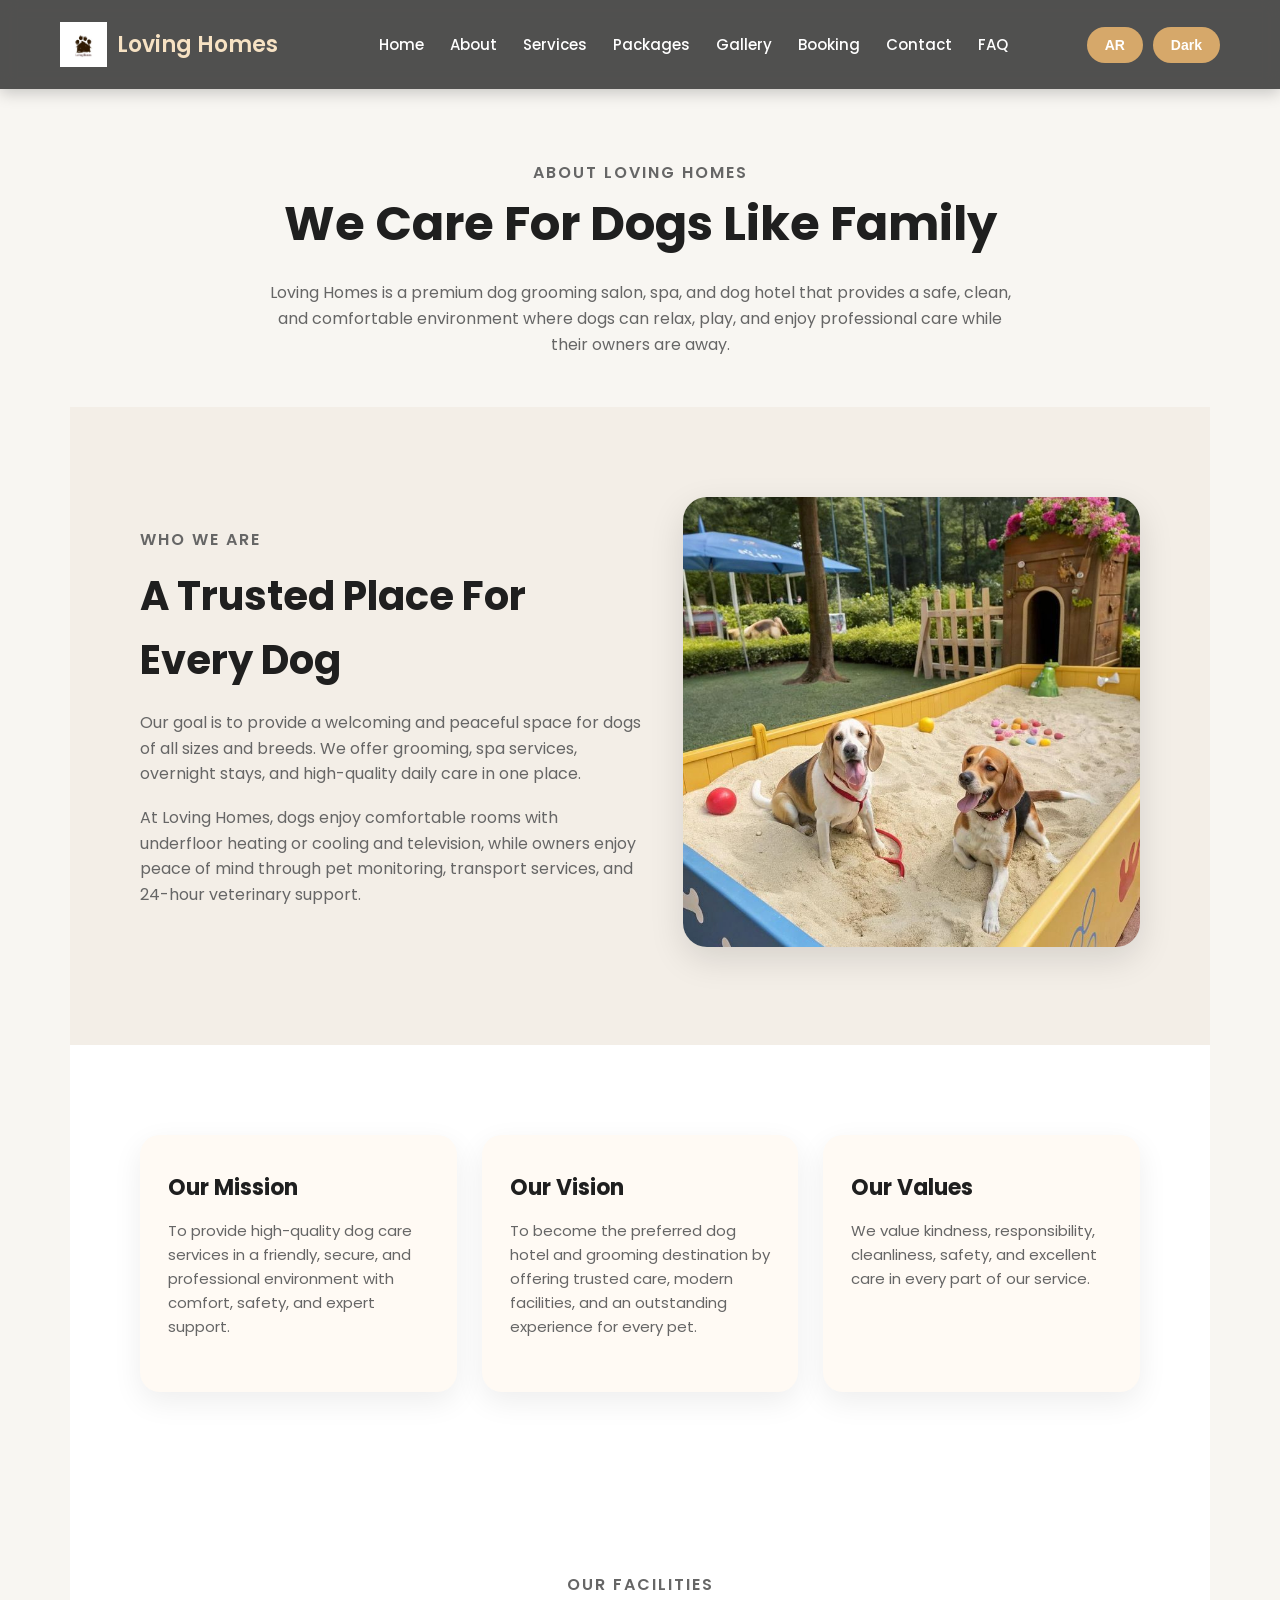
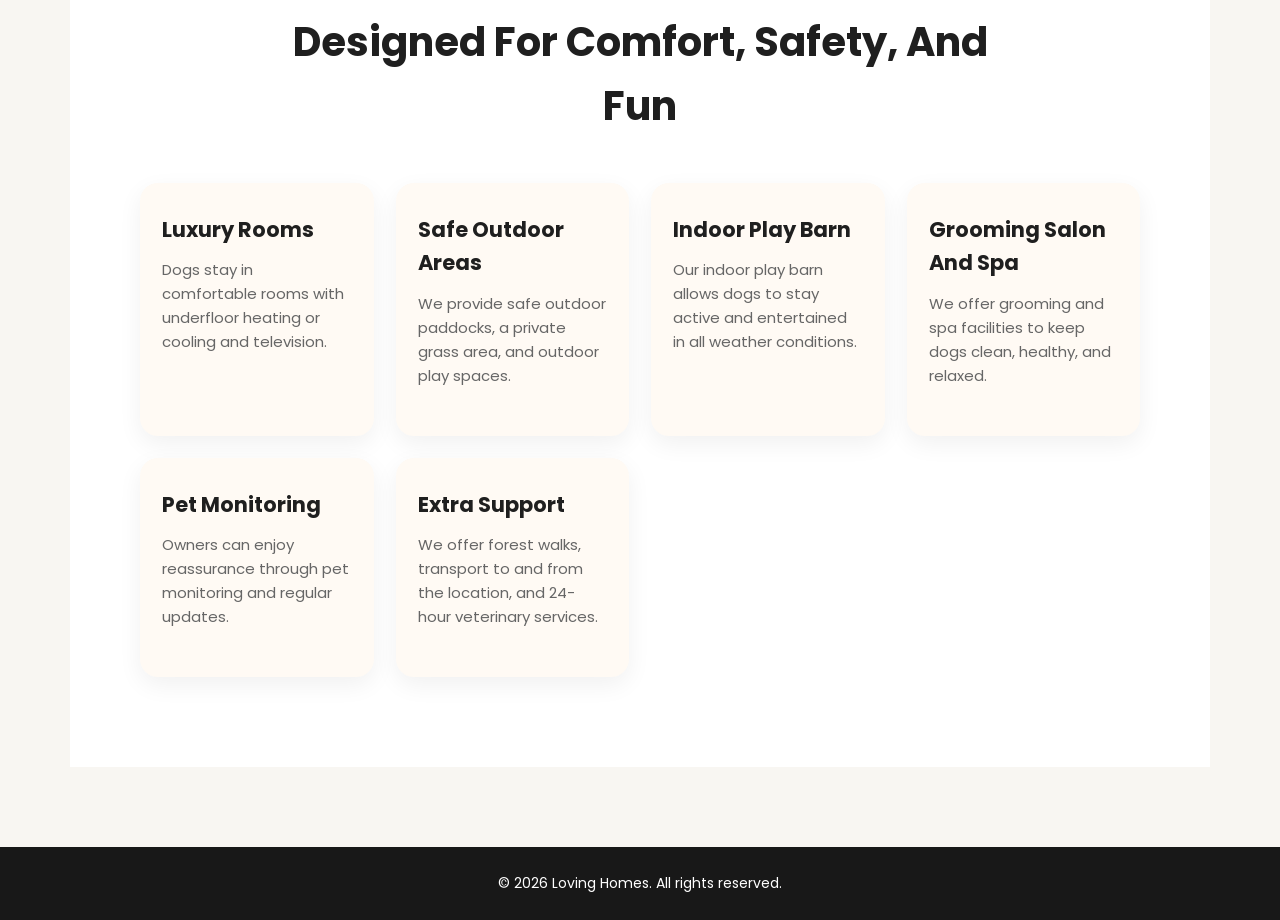
<file: about.html>
<!DOCTYPE html>
<html lang="en">

<head>
    <!-- معلومات الصفحة الأساسية -->
    <meta charset="UTF-8">
    <meta name="viewport" content="width=device-width, initial-scale=1.0">

    <!-- عنوان الصفحة -->
    <title>About Us - Loving Homes</title>

    <!-- ربط ملف التنسيق -->
    <link rel="stylesheet" href="css/style.css">

    <!-- ربط الخط -->
    <link rel="preconnect" href="https://fonts.googleapis.com">
    <link rel="preconnect" href="https://fonts.gstatic.com" crossorigin>
    <link href="https://fonts.googleapis.com/css2?family=Poppins:wght@300;400;500;600;700&display=swap" rel="stylesheet">
</head>

<body>

    <!-- شريط التنقل -->
    <header class="navbar">
        <div class="logo">
            <img src="images/logo.jpeg" alt="Loving Homes Logo">
            <span>Loving Homes</span>
        </div>

        <nav>
            <a href="index.html" data-en="Home" data-ar="الرئيسية">Home</a>
            <a href="about.html" data-en="About" data-ar="من نحن">About</a>
            <a href="services.html" data-en="Services" data-ar="الخدمات">Services</a>
            <a href="packages.html" data-en="Packages" data-ar="الباقات">Packages</a>
            <a href="gallery.html" data-en="Gallery" data-ar="المعرض">Gallery</a>
            <a href="booking.html" data-en="Booking" data-ar="الحجز">Booking</a>
            <a href="contact.html" data-en="Contact" data-ar="اتصل بنا">Contact</a>
            <a href="faq.html" data-en="FAQ" data-ar="الأسئلة الشائعة">FAQ</a>
        </nav>

        <div class="controls">
            <button id="language-toggle" class="lang-btn">AR</button>
            <button id="theme-toggle" class="theme-btn">Dark</button>
        </div>
    </header>

    <!-- القسم الرئيسي للصفحة -->
    <main>

        <!-- عنوان الصفحة -->
        <section class="inner-hero">
            <p class="section-subtitle" data-en="About Loving Homes" data-ar="عن Loving Homes">About Loving Homes</p>

            <h1 data-en="We Care For Dogs Like Family" data-ar="نحن نهتم بالكلاب كأنها من العائلة">
                We Care For Dogs Like Family
            </h1>

            <p data-en="Loving Homes is a premium dog grooming salon, spa, and dog hotel that provides a safe, clean, and comfortable environment where dogs can relax, play, and enjoy professional care while their owners are away."
               data-ar="Loving Homes هو صالون حلاقة وسبا وفندق مميز للكلاب يوفر بيئة آمنة ونظيفة ومريحة حيث يمكن للكلاب الاسترخاء واللعب والاستمتاع بالرعاية الاحترافية أثناء غياب أصحابها.">
                Loving Homes is a premium dog grooming salon, spa, and dog hotel
                that provides a safe, clean, and comfortable environment where dogs
                can relax, play, and enjoy professional care while their owners are away.
            </p>
        </section>

        <!-- قسم من نحن -->
        <section class="about-preview">
            <div class="about-text">
                <p class="section-subtitle" data-en="Who We Are" data-ar="من نحن">Who We Are</p>

                <h2 data-en="A Trusted Place For Every Dog" data-ar="مكان موثوق لكل كلب">
                    A Trusted Place For Every Dog
                </h2>

                <p data-en="Our goal is to provide a welcoming and peaceful space for dogs of all sizes and breeds. We offer grooming, spa services, overnight stays, and high-quality daily care in one place."
                   data-ar="هدفنا هو توفير مكان مريح وهادئ للكلاب من جميع الأحجام والسلالات. نحن نقدم خدمات الحلاقة والسبا والإقامة الليلية والرعاية اليومية عالية الجودة في مكان واحد.">
                    Our goal is to provide a welcoming and peaceful space for dogs
                    of all sizes and breeds. We offer grooming, spa services,
                    overnight stays, and high-quality daily care in one place.
                </p>

                <p data-en="At Loving Homes, dogs enjoy comfortable rooms with underfloor heating or cooling and television, while owners enjoy peace of mind through pet monitoring, transport services, and 24-hour veterinary support."
                   data-ar="في Loving Homes تستمتع الكلاب بغرف مريحة مزودة بتدفئة أو تبريد أرضي وتلفزيون، بينما يستمتع أصحابها براحة البال من خلال مراقبة الحيوانات الأليفة وخدمات التوصيل والدعم البيطري المتوفر على مدار 24 ساعة.">
                    At Loving Homes, dogs enjoy comfortable rooms with underfloor
                    heating or cooling and television, while owners enjoy peace of
                    mind through pet monitoring, transport services, and 24-hour veterinary support.
                </p>
            </div>

            <div class="about-image">
                <img src="images/dog3.jpeg" alt="Dog resting comfortably at Loving Homes">
            </div>
        </section>

        <!-- قسم الرؤية والرسالة -->
        <section class="features-section">

            <div class="feature-card">
                <h3 data-en="Our Mission" data-ar="رسالتنا">Our Mission</h3>
                <p data-en="To provide high-quality dog care services in a friendly, secure, and professional environment with comfort, safety, and expert support."
                   data-ar="تقديم خدمات رعاية عالية الجودة للكلاب في بيئة ودية وآمنة واحترافية مع الراحة والأمان والدعم المتخصص.">
                    To provide high-quality dog care services in a friendly,
                    secure, and professional environment with comfort, safety,
                    and expert support.
                </p>
            </div>

            <div class="feature-card">
                <h3 data-en="Our Vision" data-ar="رؤيتنا">Our Vision</h3>
                <p data-en="To become the preferred dog hotel and grooming destination by offering trusted care, modern facilities, and an outstanding experience for every pet."
                   data-ar="أن نصبح الوجهة المفضلة لفنادق الكلاب والعناية بها من خلال تقديم رعاية موثوقة ومرافق حديثة وتجربة مميزة لكل حيوان أليف.">
                    To become the preferred dog hotel and grooming destination by offering
                    trusted care, modern facilities, and an outstanding experience for every pet.
                </p>
            </div>

            <div class="feature-card">
                <h3 data-en="Our Values" data-ar="قيمنا">Our Values</h3>
                <p data-en="We value kindness, responsibility, cleanliness, safety, and excellent care in every part of our service."
                   data-ar="نحن نقدر اللطف والمسؤولية والنظافة والأمان والرعاية الممتازة في كل جزء من خدمتنا.">
                    We value kindness, responsibility, cleanliness, safety,
                    and excellent care in every part of our service.
                </p>
            </div>

        </section>

        <!-- قسم يشرح المرافق -->
        <section class="services-preview">
            <div class="section-heading">
                <p class="section-subtitle" data-en="Our Facilities" data-ar="مرافقنا">Our Facilities</p>
                <h2 data-en="Designed For Comfort, Safety, And Fun" data-ar="مصممة للراحة والأمان والمرح">
                    Designed For Comfort, Safety, And Fun
                </h2>
            </div>

            <div class="services-grid">

                <div class="service-box">
                    <h3 data-en="Luxury Rooms" data-ar="غرف فاخرة">Luxury Rooms</h3>
                    <p data-en="Dogs stay in comfortable rooms with underfloor heating or cooling and television."
                       data-ar="تقيم الكلاب في غرف مريحة مزودة بتدفئة أو تبريد أرضي وتلفزيون.">
                        Dogs stay in comfortable rooms with underfloor heating
                        or cooling and television.
                    </p>
                </div>

                <div class="service-box">
                    <h3 data-en="Safe Outdoor Areas" data-ar="مناطق خارجية آمنة">Safe Outdoor Areas</h3>
                    <p data-en="We provide safe outdoor paddocks, a private grass area, and outdoor play spaces."
                       data-ar="نوفر مراعي خارجية آمنة ومساحة عشب خاصة ومناطق لعب خارجية.">
                        We provide safe outdoor paddocks, a private grass area,
                        and outdoor play spaces.
                    </p>
                </div>

                <div class="service-box">
                    <h3 data-en="Indoor Play Barn" data-ar="حظيرة لعب داخلية">Indoor Play Barn</h3>
                    <p data-en="Our indoor play barn allows dogs to stay active and entertained in all weather conditions."
                       data-ar="تسمح حظيرة اللعب الداخلية للكلاب بالبقاء نشيطة ومستمتعة في جميع الظروف الجوية.">
                        Our indoor play barn allows dogs to stay active and
                        entertained in all weather conditions.
                    </p>
                </div>

                <div class="service-box">
                    <h3 data-en="Grooming Salon And Spa" data-ar="صالون حلاقة وسبا">Grooming Salon And Spa</h3>
                    <p data-en="We offer grooming and spa facilities to keep dogs clean, healthy, and relaxed."
                       data-ar="نقدم مرافق حلاقة وسبا للحفاظ على نظافة الكلاب وصحتها واسترخائها.">
                        We offer grooming and spa facilities to keep dogs clean,
                        healthy, and relaxed.
                    </p>
                </div>

                <div class="service-box">
                    <h3 data-en="Pet Monitoring" data-ar="مراقبة الحيوانات الأليفة">Pet Monitoring</h3>
                    <p data-en="Owners can enjoy reassurance through pet monitoring and regular updates."
                       data-ar="يمكن لأصحاب الكلاب الشعور بالاطمئنان من خلال مراقبة الحيوانات الأليفة والتحديثات المنتظمة.">
                        Owners can enjoy reassurance through pet monitoring
                        and regular updates.
                    </p>
                </div>

                <div class="service-box">
                    <h3 data-en="Extra Support" data-ar="دعم إضافي">Extra Support</h3>
                    <p data-en="We offer forest walks, transport to and from the location, and 24-hour veterinary services."
                       data-ar="نوفر تمشية في الغابات وخدمة التوصيل من وإلى المكان وخدمات بيطرية متاحة على مدار 24 ساعة.">
                        We offer forest walks, transport to and from the location,
                        and 24-hour veterinary services.
                    </p>
                </div>

            </div>
        </section>

    </main>

    <!-- تذييل الصفحة -->
    <footer class="footer">
        <p data-en="© 2026 Loving Homes. All rights reserved." data-ar="© 2026 Loving Homes. جميع الحقوق محفوظة.">
            © 2026 Loving Homes. All rights reserved.
        </p>
    </footer>

    <script src="js/script.js"></script>
</body>
</html>
</file>
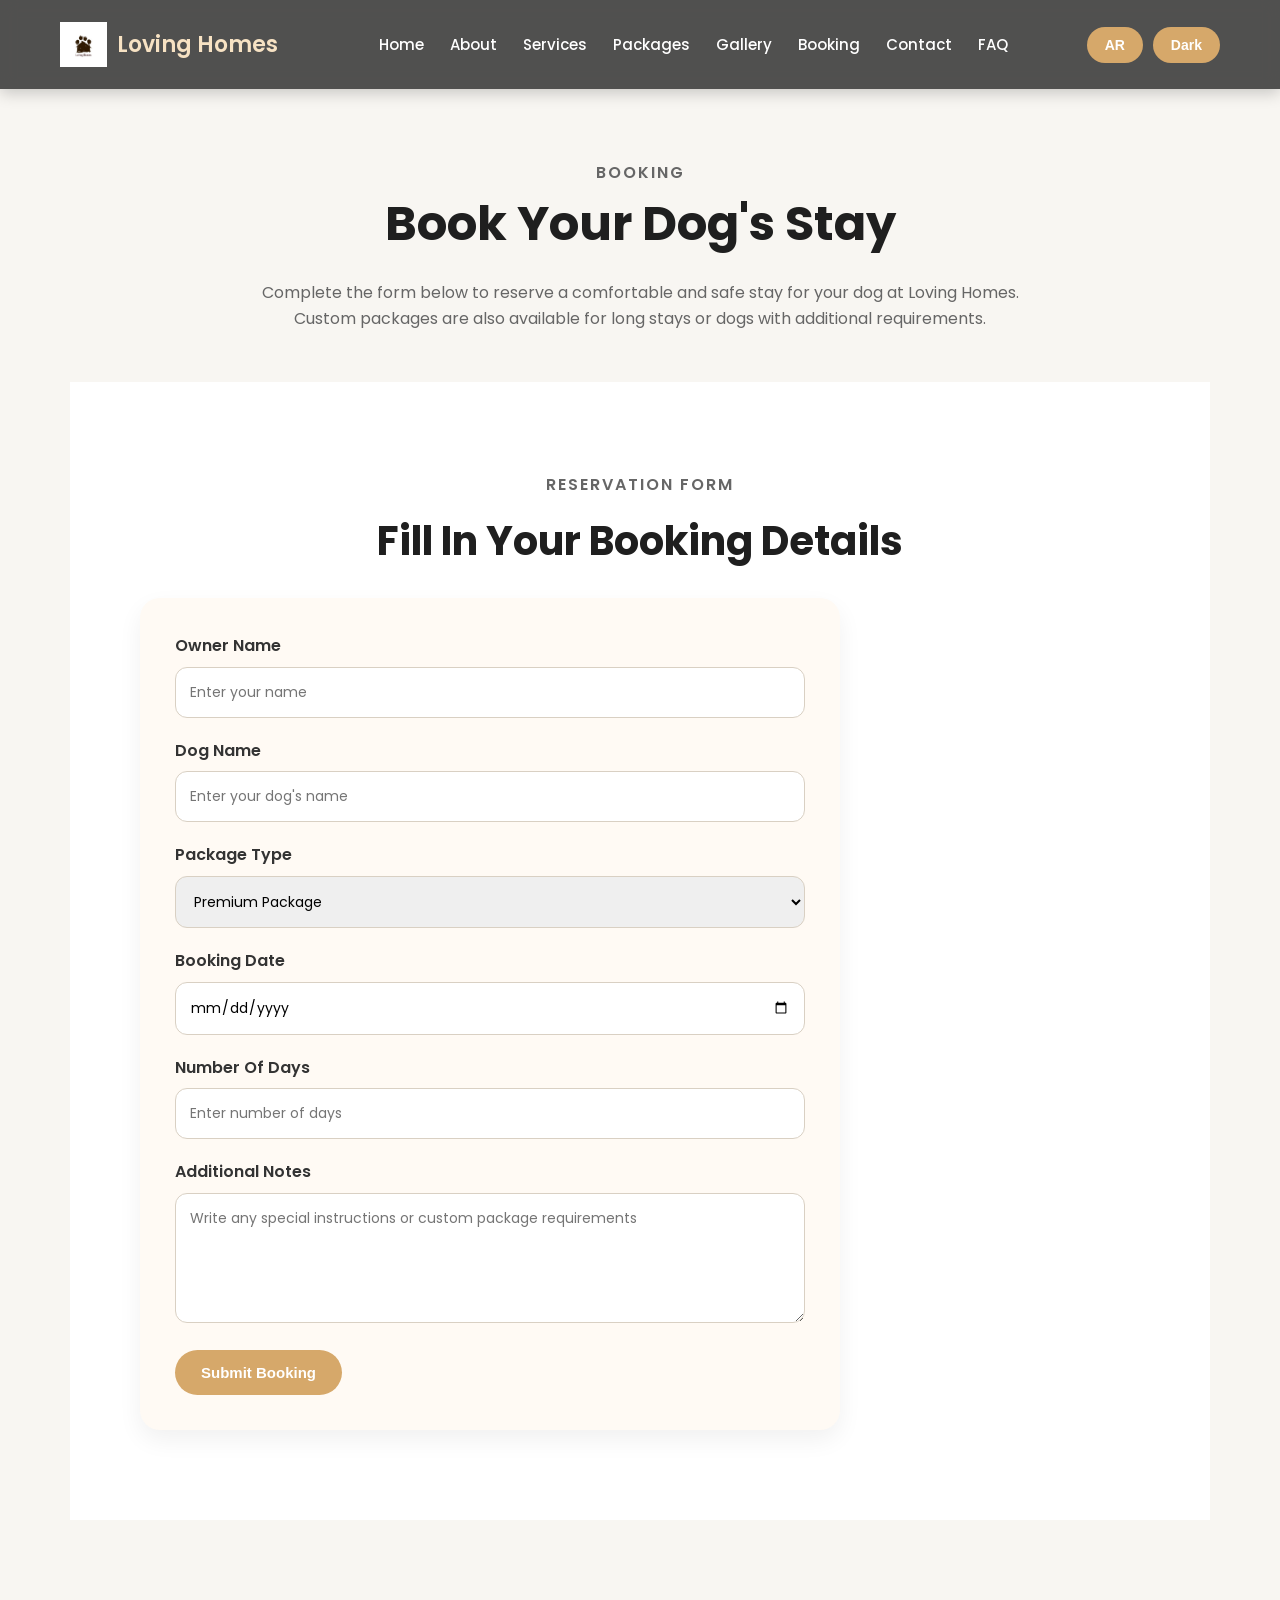
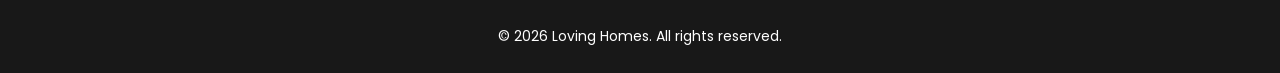
<file: booking.html>
<!DOCTYPE html>
<html lang="en">

<head>
    <!-- معلومات الصفحة الأساسية -->
    <meta charset="UTF-8">
    <meta name="viewport" content="width=device-width, initial-scale=1.0">

    <!-- عنوان الصفحة -->
    <title>Booking - Loving Homes</title>

    <!-- ربط ملف التنسيق -->
    <link rel="stylesheet" href="css/style.css">

    <!-- ربط الخط -->
    <link rel="preconnect" href="https://fonts.googleapis.com">
    <link rel="preconnect" href="https://fonts.gstatic.com" crossorigin>
    <link href="https://fonts.googleapis.com/css2?family=Poppins:wght@300;400;500;600;700&display=swap" rel="stylesheet">
</head>

<body>

<!-- شريط التنقل -->
<header class="navbar">

    <div class="logo">
        <img src="images/logo.jpeg" alt="Loving Homes Logo">
        <span>Loving Homes</span>
    </div>

    <nav>
        <a href="index.html" data-en="Home" data-ar="الرئيسية">Home</a>
        <a href="about.html" data-en="About" data-ar="من نحن">About</a>
        <a href="services.html" data-en="Services" data-ar="الخدمات">Services</a>
        <a href="packages.html" data-en="Packages" data-ar="الباقات">Packages</a>
        <a href="gallery.html" data-en="Gallery" data-ar="المعرض">Gallery</a>
        <a href="booking.html" data-en="Booking" data-ar="الحجز">Booking</a>
        <a href="contact.html" data-en="Contact" data-ar="اتصل بنا">Contact</a>
        <a href="faq.html" data-en="FAQ" data-ar="الأسئلة الشائعة">FAQ</a>
    </nav>

    <div class="controls">
        <button id="language-toggle" class="lang-btn">AR</button>
        <button id="theme-toggle" class="theme-btn">Dark</button>
    </div>

</header>

<!-- المحتوى الرئيسي -->
<main>

<!-- مقدمة الصفحة -->
<section class="inner-hero">

<p class="section-subtitle"
data-en="Booking"
data-ar="الحجز">
Booking
</p>

<h1
data-en="Book Your Dog's Stay"
data-ar="احجز إقامة كلبك">
Book Your Dog's Stay
</h1>

<p
data-en="Complete the form below to reserve a comfortable and safe stay for your dog at Loving Homes. Custom packages are also available for long stays or dogs with additional requirements."
data-ar="قم بملء النموذج أدناه لحجز إقامة مريحة وآمنة لكلبك في Loving Homes. كما تتوفر حزم مخصصة للإقامات الطويلة أو للكلاب ذات المتطلبات الإضافية.">
Complete the form below to reserve a comfortable and safe stay
for your dog at Loving Homes. Custom packages are also available
for long stays or dogs with additional requirements.
</p>

</section>

<!-- نموذج الحجز -->
<section class="services-preview">

<div class="section-heading">

<p class="section-subtitle"
data-en="Reservation Form"
data-ar="نموذج الحجز">
Reservation Form
</p>

<h2
data-en="Fill In Your Booking Details"
data-ar="أدخل تفاصيل الحجز">
Fill In Your Booking Details
</h2>

</div>

<form>

<!-- اسم صاحب الكلب -->
<label for="owner"
data-en="Owner Name"
data-ar="اسم المالك">
Owner Name
</label>

<input type="text"
id="owner"
name="owner"
placeholder="Enter your name"
data-en-placeholder="Enter your name"
data-ar-placeholder="أدخل اسمك">

<!-- اسم الكلب -->
<label for="dog"
data-en="Dog Name"
data-ar="اسم الكلب">
Dog Name
</label>

<input type="text"
id="dog"
name="dog"
placeholder="Enter your dog's name"
data-en-placeholder="Enter your dog's name"
data-ar-placeholder="أدخل اسم كلبك">

<!-- نوع الحزمة -->
<label for="service"
data-en="Package Type"
data-ar="نوع الباقة">
Package Type
</label>

<select id="service" name="service">
    <option data-en="Premium Package" data-ar="الباقة المميزة">Premium Package</option>
    <option data-en="Classic Package" data-ar="الباقة الكلاسيكية">Classic Package</option>
    <option data-en="Day Package" data-ar="الباقة اليومية">Day Package</option>
    <option data-en="Custom Package" data-ar="باقة مخصصة">Custom Package</option>
</select>

<!-- تاريخ الحجز -->
<label for="date"
data-en="Booking Date"
data-ar="تاريخ الحجز">
Booking Date
</label>

<input type="date" id="date" name="date">

<!-- عدد الأيام -->
<label for="days"
data-en="Number Of Days"
data-ar="عدد الأيام">
Number Of Days
</label>

<input type="number"
id="days"
name="days"
placeholder="Enter number of days"
data-en-placeholder="Enter number of days"
data-ar-placeholder="أدخل عدد الأيام">

<!-- ملاحظات -->
<label for="notes"
data-en="Additional Notes"
data-ar="ملاحظات إضافية">
Additional Notes
</label>

<textarea
id="notes"
name="notes"
placeholder="Write any special instructions or custom package requirements"
data-en-placeholder="Write any special instructions or custom package requirements"
data-ar-placeholder="اكتب أي تعليمات إضافية أو متطلبات خاصة للباقة المخصصة"></textarea>

<button type="submit"
data-en="Submit Booking"
data-ar="إرسال الحجز">
Submit Booking
</button>

</form>

</section>

</main>

<!-- الفوتر -->
<footer class="footer">

<p
data-en="© 2026 Loving Homes. All rights reserved."
data-ar="© 2026 Loving Homes. جميع الحقوق محفوظة.">
© 2026 Loving Homes. All rights reserved.
</p>

</footer>

<script src="js/script.js"></script>

</body>
</html>
</file>
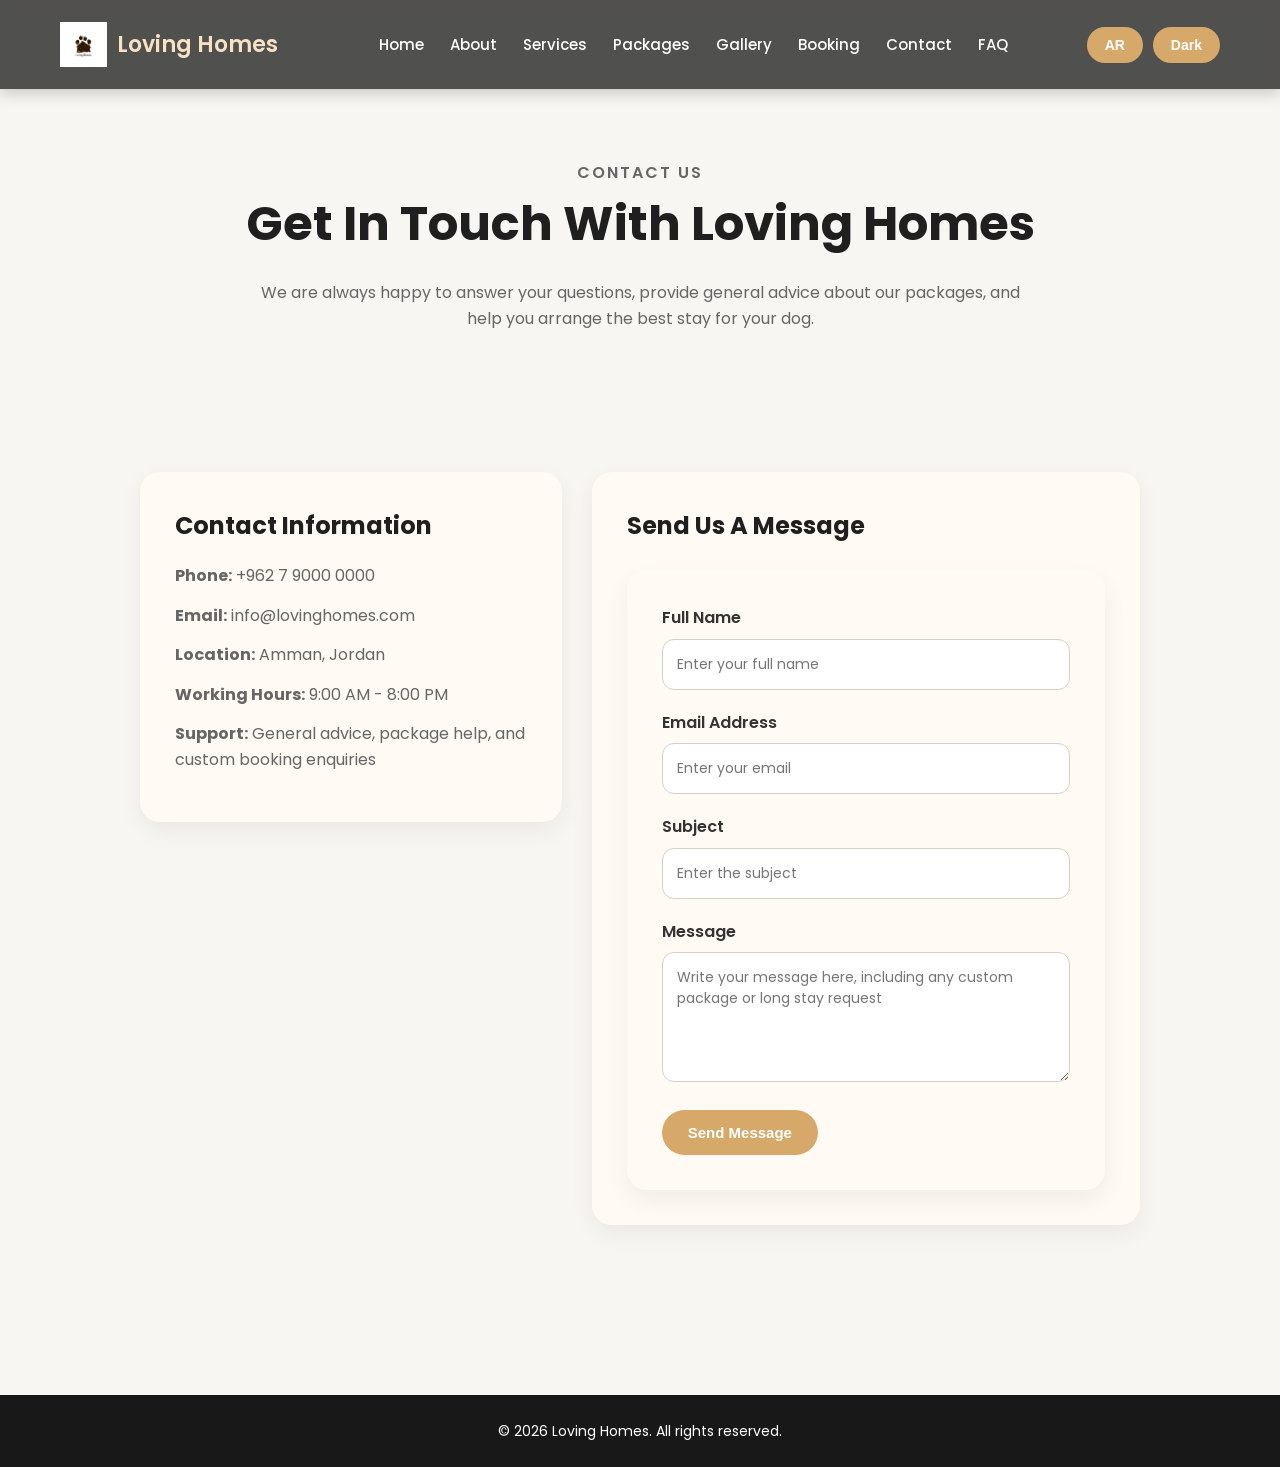
<file: contact.html>
<!DOCTYPE html>
<html lang="en">

<head>
    <!-- معلومات الصفحة الأساسية -->
    <meta charset="UTF-8">
    <meta name="viewport" content="width=device-width, initial-scale=1.0">

    <!-- عنوان الصفحة -->
    <title>Contact - Loving Homes</title>

    <!-- ربط ملف التنسيق -->
    <link rel="stylesheet" href="css/style.css">

    <!-- ربط الخط -->
    <link rel="preconnect" href="https://fonts.googleapis.com">
    <link rel="preconnect" href="https://fonts.gstatic.com" crossorigin>
    <link href="https://fonts.googleapis.com/css2?family=Poppins:wght@300;400;500;600;700&display=swap" rel="stylesheet">
</head>

<body>

    <!-- شريط التنقل -->
    <header class="navbar">

        <!-- اسم الموقع -->
        <div class="logo">
            <img src="images/logo.jpeg" alt="Loving Homes Logo">
            <span>Loving Homes</span>
        </div>

        <!-- روابط الصفحات -->
        <nav>
            <a href="index.html" data-en="Home" data-ar="الرئيسية">Home</a>
            <a href="about.html" data-en="About" data-ar="من نحن">About</a>
            <a href="services.html" data-en="Services" data-ar="الخدمات">Services</a>
            <a href="packages.html" data-en="Packages" data-ar="الباقات">Packages</a>
            <a href="gallery.html" data-en="Gallery" data-ar="المعرض">Gallery</a>
            <a href="booking.html" data-en="Booking" data-ar="الحجز">Booking</a>
            <a href="contact.html" data-en="Contact" data-ar="اتصل بنا">Contact</a>
            <a href="faq.html" data-en="FAQ" data-ar="الأسئلة الشائعة">FAQ</a>
        </nav>

        <!-- أزرار اللغة والوضع الليلي -->
        <div class="controls">
            <button id="language-toggle" class="lang-btn">AR</button>
            <button id="theme-toggle" class="theme-btn">Dark</button>
        </div>

    </header>

    <!-- المحتوى الرئيسي -->
    <main>

        <!-- مقدمة الصفحة -->
        <section class="inner-hero">

            <p class="section-subtitle" data-en="Contact Us" data-ar="اتصل بنا">Contact Us</p>

            <h1 data-en="Get In Touch With Loving Homes" data-ar="تواصل مع Loving Homes">
                Get In Touch With Loving Homes
            </h1>

            <p data-en="We are always happy to answer your questions, provide general advice about our packages, and help you arrange the best stay for your dog."
               data-ar="يسعدنا دائمًا الإجابة عن أسئلتك وتقديم المشورة العامة حول الباقات ومساعدتك في ترتيب أفضل إقامة لكلبك.">
                We are always happy to answer your questions, provide general advice
                about our packages, and help you arrange the best stay for your dog.
            </p>

        </section>

        <!-- قسم معلومات التواصل -->
        <section class="contact-section">

            <!-- صندوق معلومات التواصل -->
            <div class="contact-info">
                <h2 data-en="Contact Information" data-ar="معلومات التواصل">Contact Information</h2>

                <p>
                    <strong data-en="Phone:" data-ar="الهاتف:">Phone:</strong>
                    +962 7 9000 0000
                </p>

                <p>
                    <strong data-en="Email:" data-ar="البريد الإلكتروني:">Email:</strong>
                    info@lovinghomes.com
                </p>

                <p>
                    <strong data-en="Location:" data-ar="الموقع:">Location:</strong>
                    <span data-en="Amman, Jordan" data-ar="عمّان، الأردن">Amman, Jordan</span>
                </p>

                <p>
                    <strong data-en="Working Hours:" data-ar="ساعات العمل:">Working Hours:</strong>
                    <span data-en="9:00 AM - 8:00 PM" data-ar="9:00 صباحًا - 8:00 مساءً">9:00 AM - 8:00 PM</span>
                </p>

                <p>
                    <strong data-en="Support:" data-ar="الدعم:">Support:</strong>
                    <span data-en="General advice, package help, and custom booking enquiries" data-ar="مشورة عامة ومساعدة في الباقات واستفسارات الحجز المخصص">
                        General advice, package help, and custom booking enquiries
                    </span>
                </p>
            </div>

            <!-- صندوق نموذج التواصل -->
            <div class="contact-form-box">
                <h2 data-en="Send Us A Message" data-ar="أرسل لنا رسالة">Send Us A Message</h2>

                <!-- نموذج الرسائل -->
                <form>

                    <!-- إدخال الاسم -->
                    <label for="name" data-en="Full Name" data-ar="الاسم الكامل">Full Name</label>
                    <input type="text"
                           id="name"
                           name="name"
                           placeholder="Enter your full name"
                           data-en-placeholder="Enter your full name"
                           data-ar-placeholder="أدخل اسمك الكامل">

                    <!-- إدخال الإيميل -->
                    <label for="email" data-en="Email Address" data-ar="البريد الإلكتروني">Email Address</label>
                    <input type="email"
                           id="email"
                           name="email"
                           placeholder="Enter your email"
                           data-en-placeholder="Enter your email"
                           data-ar-placeholder="أدخل بريدك الإلكتروني">

                    <!-- إدخال الموضوع -->
                    <label for="subject" data-en="Subject" data-ar="الموضوع">Subject</label>
                    <input type="text"
                           id="subject"
                           name="subject"
                           placeholder="Enter the subject"
                           data-en-placeholder="Enter the subject"
                           data-ar-placeholder="أدخل الموضوع">

                    <!-- الرسالة -->
                    <label for="message" data-en="Message" data-ar="الرسالة">Message</label>
                    <textarea id="message"
                              name="message"
                              placeholder="Write your message here, including any custom package or long stay request"
                              data-en-placeholder="Write your message here, including any custom package or long stay request"
                              data-ar-placeholder="اكتب رسالتك هنا، بما في ذلك أي طلب لباقة مخصصة أو إقامة طويلة"></textarea>

                    <!-- زر الإرسال -->
                    <button type="submit" data-en="Send Message" data-ar="إرسال الرسالة">Send Message</button>

                </form>
            </div>

        </section>

    </main>

    <!-- تذييل الصفحة -->
    <footer class="footer">
        <p data-en="© 2026 Loving Homes. All rights reserved."
           data-ar="© 2026 Loving Homes. جميع الحقوق محفوظة.">
            © 2026 Loving Homes. All rights reserved.
        </p>
    </footer>

    <script src="js/script.js"></script>
</body>
</html>
</file>
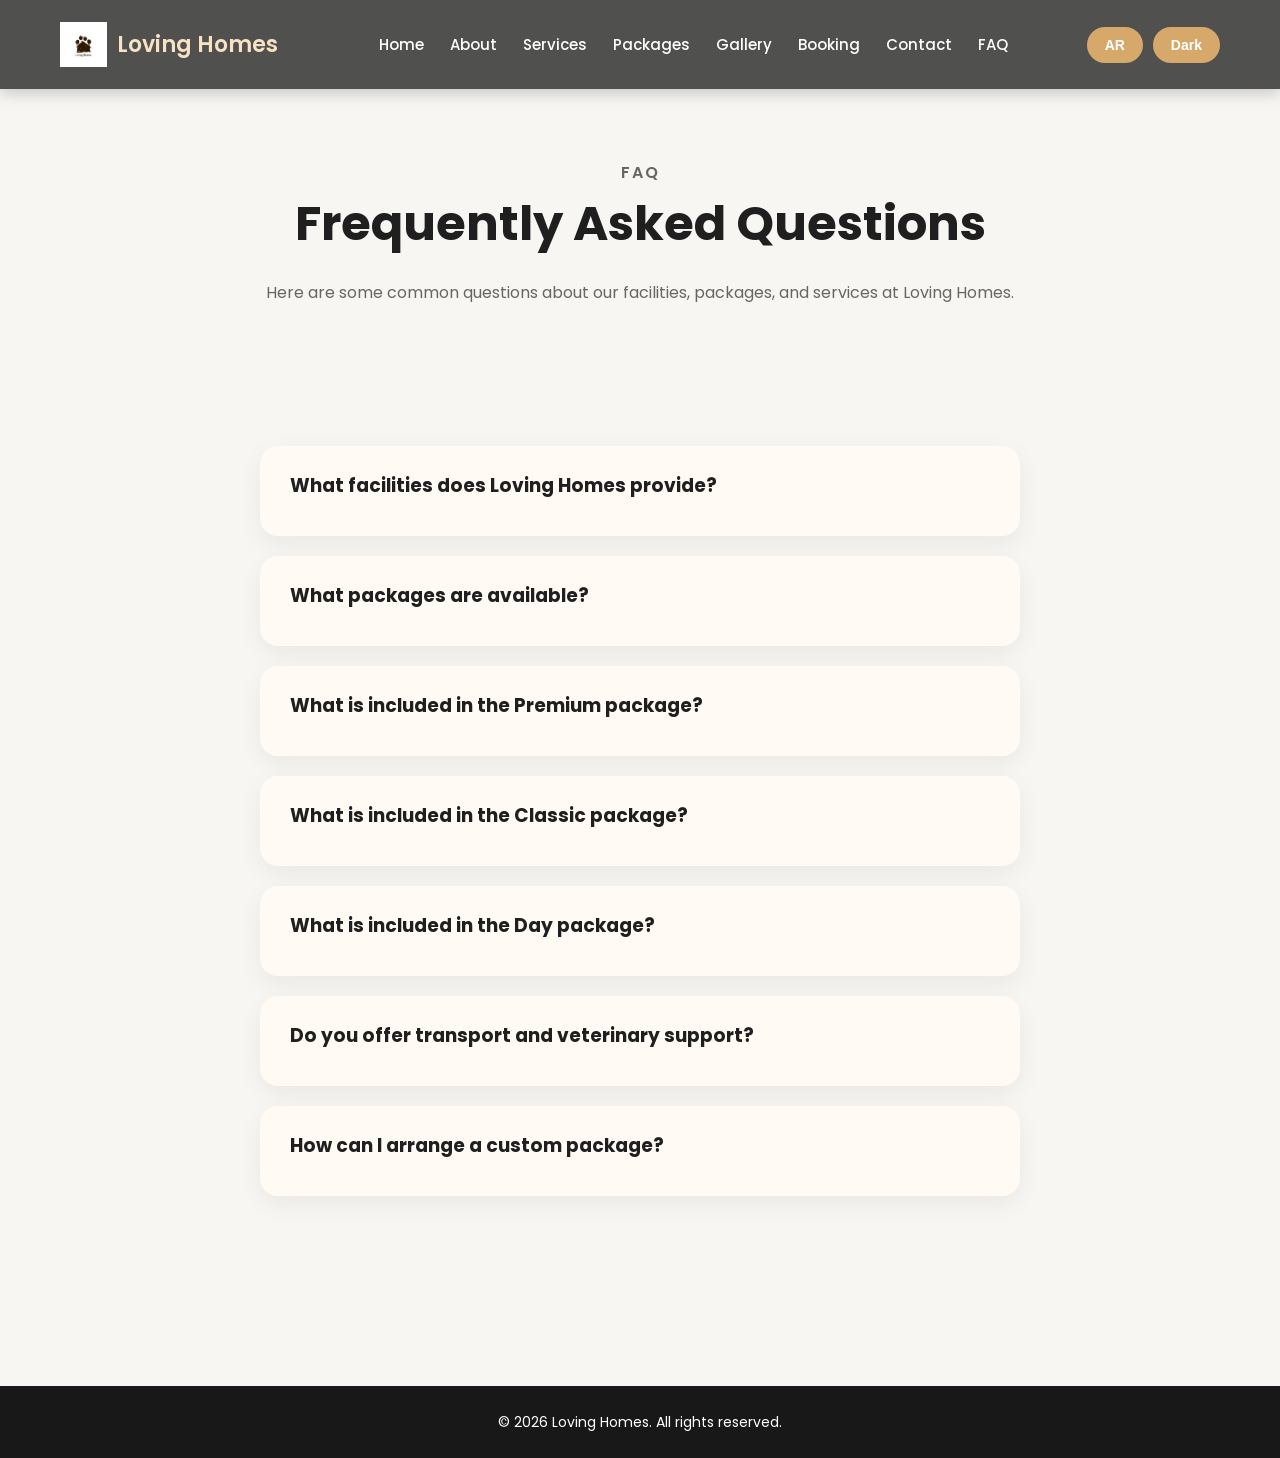
<file: faq.html>
<!DOCTYPE html>
<html lang="en">

<head>
    <!-- معلومات الصفحة الأساسية -->
    <meta charset="UTF-8">
    <meta name="viewport" content="width=device-width, initial-scale=1.0">

    <!-- عنوان الصفحة -->
    <title>FAQ - Loving Homes</title>

    <!-- ربط ملف التنسيق -->
    <link rel="stylesheet" href="css/style.css">

    <!-- ربط الخط -->
    <link rel="preconnect" href="https://fonts.googleapis.com">
    <link rel="preconnect" href="https://fonts.gstatic.com" crossorigin>
    <link href="https://fonts.googleapis.com/css2?family=Poppins:wght@300;400;500;600;700&display=swap" rel="stylesheet">
</head>

<body>

<!-- شريط التنقل -->
<header class="navbar">

    <div class="logo">
        <img src="images/logo.jpeg" alt="Loving Homes Logo">
        <span>Loving Homes</span>
    </div>

    <nav>
        <a href="index.html" data-en="Home" data-ar="الرئيسية">Home</a>
        <a href="about.html" data-en="About" data-ar="من نحن">About</a>
        <a href="services.html" data-en="Services" data-ar="الخدمات">Services</a>
        <a href="packages.html" data-en="Packages" data-ar="الباقات">Packages</a>
        <a href="gallery.html" data-en="Gallery" data-ar="المعرض">Gallery</a>
        <a href="booking.html" data-en="Booking" data-ar="الحجز">Booking</a>
        <a href="contact.html" data-en="Contact" data-ar="اتصل بنا">Contact</a>
        <a href="faq.html" data-en="FAQ" data-ar="الأسئلة الشائعة">FAQ</a>
    </nav>

    <div class="controls">
        <button id="language-toggle" class="lang-btn">AR</button>
        <button id="theme-toggle" class="theme-btn">Dark</button>
    </div>

</header>

<!-- المحتوى الرئيسي -->
<main>

<!-- مقدمة الصفحة -->
<section class="inner-hero">

<p class="section-subtitle"
data-en="FAQ"
data-ar="الأسئلة الشائعة">
FAQ
</p>

<h1
data-en="Frequently Asked Questions"
data-ar="الأسئلة الأكثر شيوعًا">
Frequently Asked Questions
</h1>

<p
data-en="Here are some common questions about our facilities, packages, and services at Loving Homes."
data-ar="إليك بعض الأسئلة الشائعة حول المرافق والباقات والخدمات في Loving Homes.">
Here are some common questions about our facilities,
packages, and services at Loving Homes.
</p>

</section>

<!-- قسم الأسئلة -->
<section class="faq-section">

<div class="faq-item">
<h3
data-en="What facilities does Loving Homes provide?"
data-ar="ما هي المرافق التي يوفرها Loving Homes؟">
What facilities does Loving Homes provide?
</h3>
<p
data-en="We provide a grooming salon and spa, comfortable rooms with underfloor heating or cooling and television, safe outdoor paddocks, a private grass area, and an indoor play barn."
data-ar="نوفر صالون حلاقة وسبا وغرفًا مريحة مزودة بتدفئة أو تبريد أرضي وتلفزيون، إضافة إلى مراعي خارجية آمنة ومساحة عشب خاصة وحظيرة لعب داخلية.">
We provide a grooming salon and spa, comfortable rooms with
underfloor heating or cooling and television, safe outdoor paddocks,
a private grass area, and an indoor play barn.
</p>
</div>

<div class="faq-item">
<h3
data-en="What packages are available?"
data-ar="ما هي الباقات المتوفرة؟">
What packages are available?
</h3>
<p
data-en="We offer Premium, Classic, and Day packages. We also provide custom packages for long stays or dogs with additional requirements."
data-ar="نوفر الباقة المميزة والبـاقة الكلاسيكية والبـاقة اليومية. كما نوفر باقات مخصصة للإقامات الطويلة أو للكلاب ذات المتطلبات الإضافية.">
We offer Premium, Classic, and Day packages. We also provide
custom packages for long stays or dogs with additional requirements.
</p>
</div>

<div class="faq-item">
<h3
data-en="What is included in the Premium package?"
data-ar="ماذا تتضمن الباقة المميزة؟">
What is included in the Premium package?
</h3>
<p
data-en="The Premium package includes four walks or activities each day, a private grass area, daily updates and photos, and treats as agreed with the owner."
data-ar="تشمل الباقة المميزة أربع مرات مشي أو أنشطة يوميًا، ومساحة عشب خاصة، وتحديثات وصور يومية، ومكافآت حسب الاتفاق مع المالك.">
The Premium package includes four walks or activities each day,
a private grass area, daily updates and photos, and treats as agreed with the owner.
</p>
</div>

<div class="faq-item">
<h3
data-en="What is included in the Classic package?"
data-ar="ماذا تتضمن الباقة الكلاسيكية؟">
What is included in the Classic package?
</h3>
<p
data-en="The Classic package includes three walks or activities each day, an indoor play barn, a relaxation area, and a grooming session."
data-ar="تشمل الباقة الكلاسيكية ثلاث مرات مشي أو أنشطة يوميًا، وحظيرة لعب داخلية، ومنطقة استرخاء، وجلسة حلاقة وتنظيف.">
The Classic package includes three walks or activities each day,
an indoor play barn, a relaxation area, and a grooming session.
</p>
</div>

<div class="faq-item">
<h3
data-en="What is included in the Day package?"
data-ar="ماذا تتضمن الباقة اليومية؟">
What is included in the Day package?
</h3>
<p
data-en="The Day package includes two walks each day, an outdoor play area, an agility course, and sand digging activities."
data-ar="تشمل الباقة اليومية مرتين مشي يوميًا، ومنطقة لعب خارجية، ومسار رشاقة، ونشاط الحفر في الرمل.">
The Day package includes two walks each day, an outdoor play area,
an agility course, and sand digging activities.
</p>
</div>

<div class="faq-item">
<h3
data-en="Do you offer transport and veterinary support?"
data-ar="هل توفرون خدمة التوصيل والدعم البيطري؟">
Do you offer transport and veterinary support?
</h3>
<p
data-en="Yes, we offer transport to and from the location, and 24-hour veterinary services are available when needed."
data-ar="نعم، نوفر خدمة التوصيل من وإلى المكان، كما تتوفر خدمات بيطرية على مدار 24 ساعة عند الحاجة.">
Yes, we offer transport to and from the location,
and 24-hour veterinary services are available when needed.
</p>
</div>

<div class="faq-item">
<h3
data-en="How can I arrange a custom package?"
data-ar="كيف يمكنني ترتيب باقة مخصصة؟">
How can I arrange a custom package?
</h3>
<p
data-en="Please contact us directly through the Contact page so we can arrange a custom package for long stays or any additional requirements."
data-ar="يرجى التواصل معنا مباشرة عبر صفحة اتصل بنا حتى نتمكن من ترتيب باقة مخصصة للإقامات الطويلة أو لأي متطلبات إضافية.">
Please contact us directly through the Contact page so we can
arrange a custom package for long stays or any additional requirements.
</p>
</div>

</section>

</main>

<!-- الفوتر -->
<footer class="footer">
<p
data-en="© 2026 Loving Homes. All rights reserved."
data-ar="© 2026 Loving Homes. جميع الحقوق محفوظة.">
© 2026 Loving Homes. All rights reserved.
</p>
</footer>

<script src="js/script.js"></script>

</body>
</html>
</file>
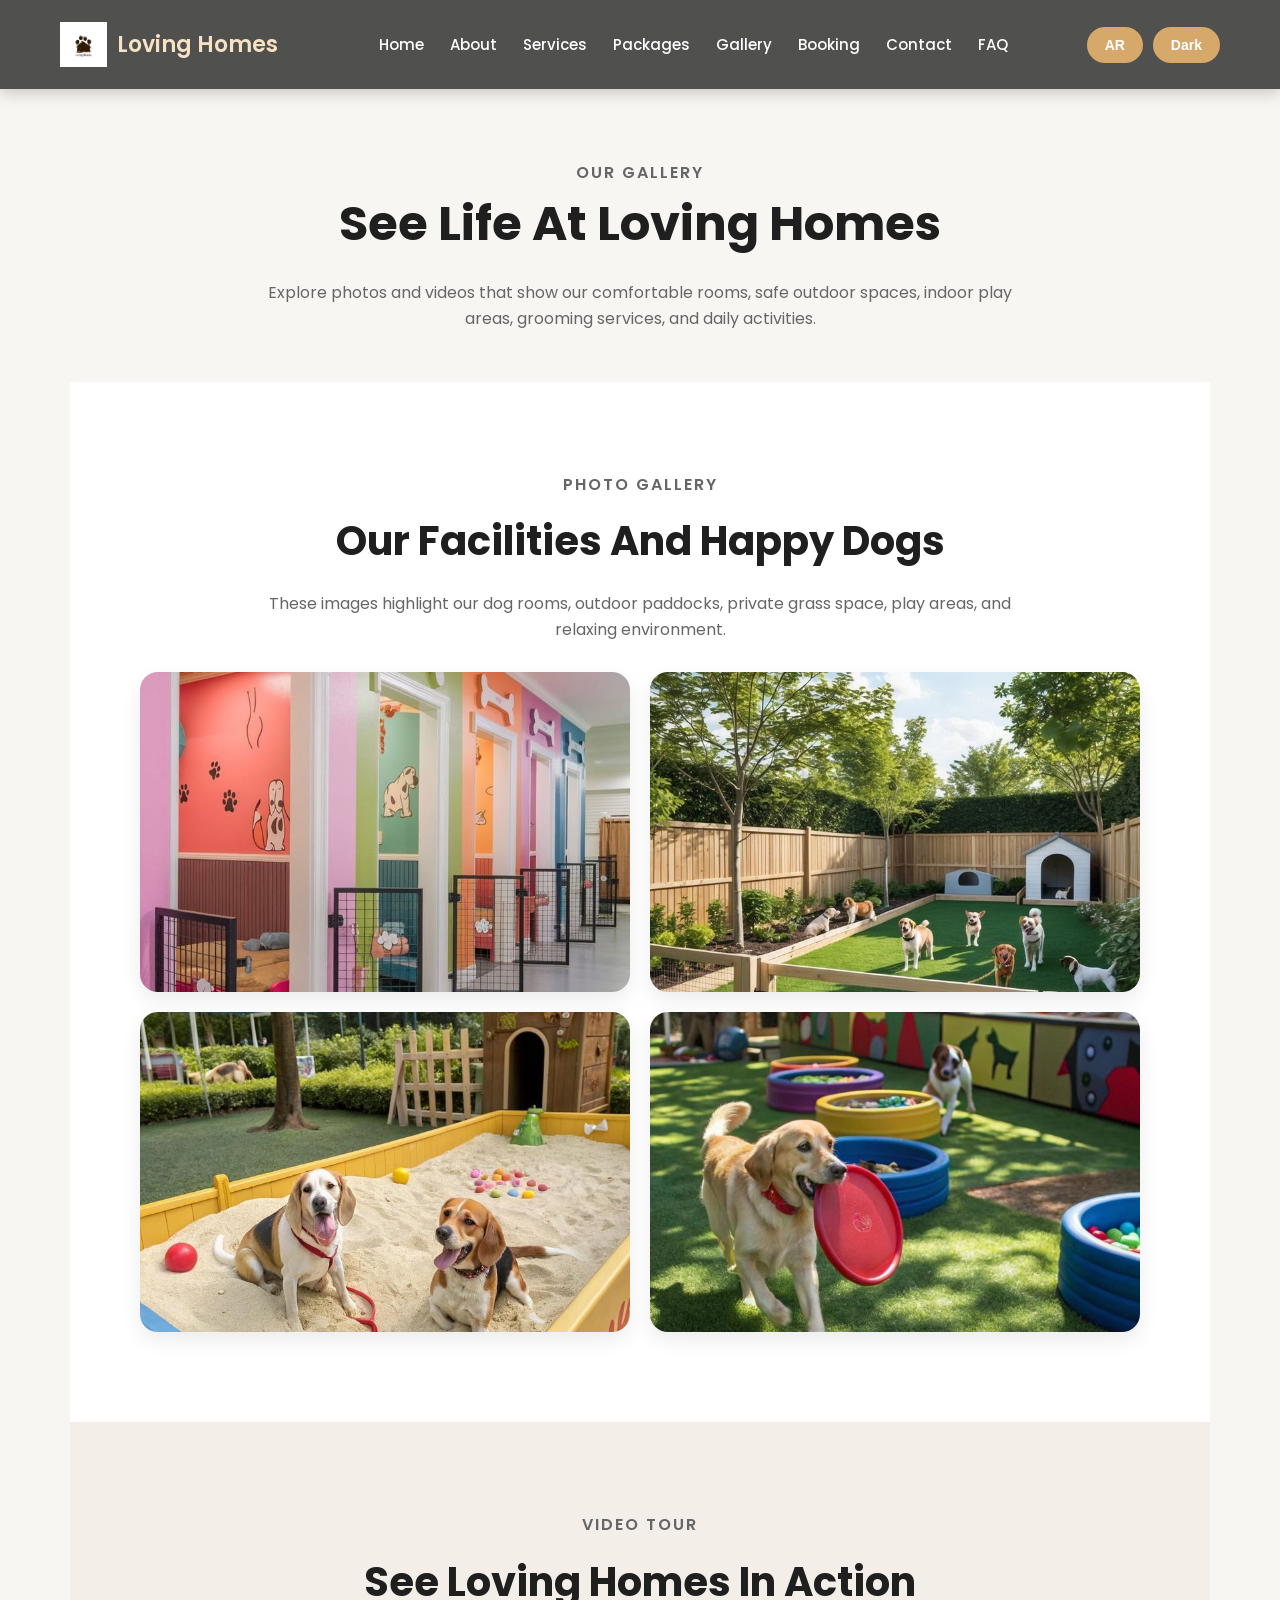
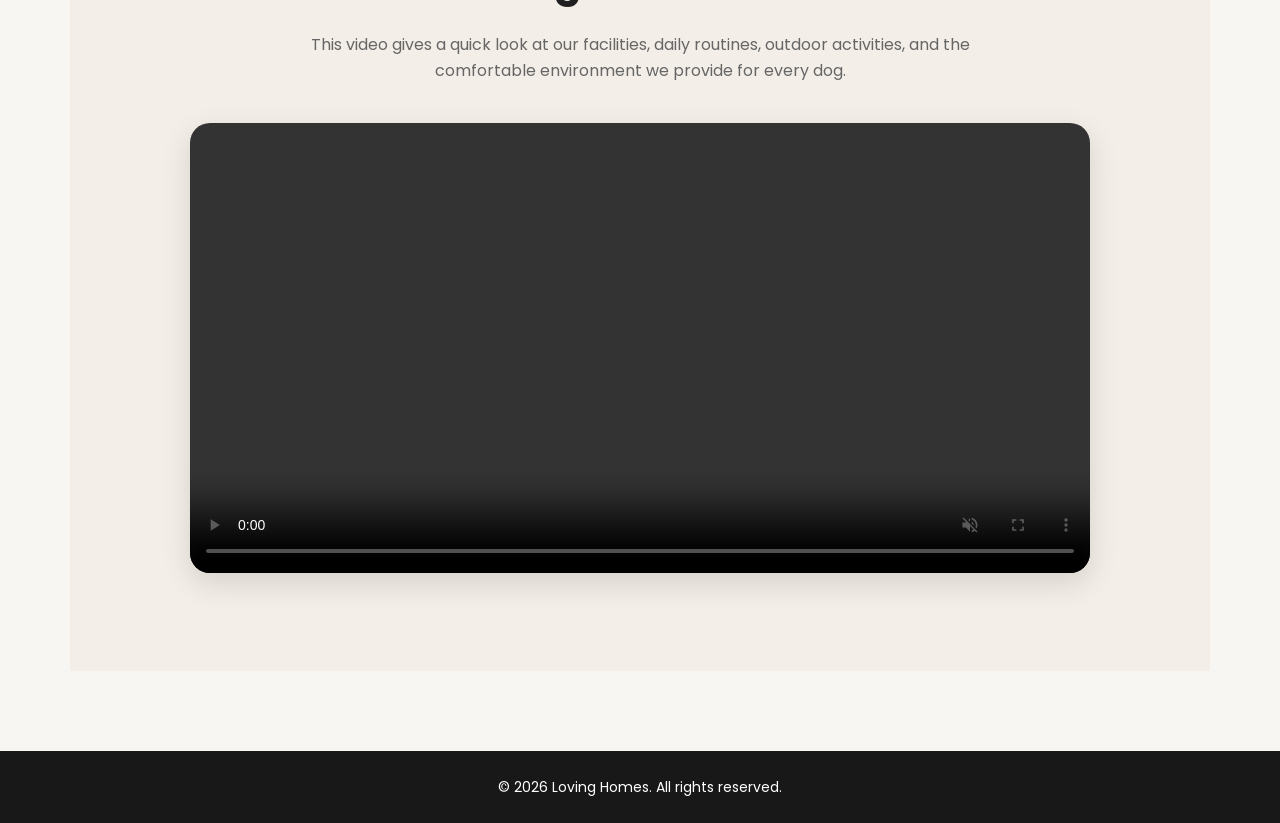
<file: gallery.html>
<!DOCTYPE html>
<html lang="en">

<head>
    <!-- معلومات الصفحة الأساسية -->
    <meta charset="UTF-8">
    <meta name="viewport" content="width=device-width, initial-scale=1.0">

    <title>Gallery - Loving Homes</title>

    <link rel="stylesheet" href="css/style.css">

    <!-- الخط -->
    <link rel="preconnect" href="https://fonts.googleapis.com">
    <link rel="preconnect" href="https://fonts.gstatic.com" crossorigin>
    <link href="https://fonts.googleapis.com/css2?family=Poppins:wght@300;400;500;600;700&display=swap" rel="stylesheet">
</head>

<body>

<!-- شريط التنقل -->
<header class="navbar">

    <div class="logo">
        <img src="images/logo.jpeg" alt="Loving Homes Logo">
        <span>Loving Homes</span>
    </div>

    <nav>
        <a href="index.html" data-en="Home" data-ar="الرئيسية">Home</a>
        <a href="about.html" data-en="About" data-ar="من نحن">About</a>
        <a href="services.html" data-en="Services" data-ar="الخدمات">Services</a>
        <a href="packages.html" data-en="Packages" data-ar="الباقات">Packages</a>
        <a href="gallery.html" data-en="Gallery" data-ar="المعرض">Gallery</a>
        <a href="booking.html" data-en="Booking" data-ar="الحجز">Booking</a>
        <a href="contact.html" data-en="Contact" data-ar="اتصل بنا">Contact</a>
        <a href="faq.html" data-en="FAQ" data-ar="الأسئلة الشائعة">FAQ</a>
    </nav>

    <div class="controls">
        <button id="language-toggle" class="lang-btn">AR</button>
        <button id="theme-toggle" class="theme-btn">Dark</button>
    </div>

</header>

<!-- المحتوى الرئيسي -->
<main>

<!-- مقدمة الصفحة -->
<section class="inner-hero">

<p class="section-subtitle"
data-en="Our Gallery"
data-ar="معرضنا">
Our Gallery
</p>

<h1
data-en="See Life At Loving Homes"
data-ar="شاهد الحياة داخل Loving Homes">
See Life At Loving Homes
</h1>

<p
data-en="Explore photos and videos that show our comfortable rooms, safe outdoor spaces, indoor play areas, grooming services, and daily activities."
data-ar="استكشف الصور ومقاطع الفيديو التي توضح غرفنا المريحة والمساحات الخارجية الآمنة ومناطق اللعب الداخلية وخدمات الحلاقة والأنشطة اليومية.">
Explore photos and videos that show our comfortable rooms,
safe outdoor spaces, indoor play areas, grooming services,
and daily activities.
</p>

</section>

<!-- قسم الصور -->
<section class="services-preview">

<div class="section-heading">

<p class="section-subtitle"
data-en="Photo Gallery"
data-ar="معرض الصور">
Photo Gallery
</p>

<h2
data-en="Our Facilities And Happy Dogs"
data-ar="مرافقنا وكلابنا السعيدة">
Our Facilities And Happy Dogs
</h2>

<p
data-en="These images highlight our dog rooms, outdoor paddocks, private grass space, play areas, and relaxing environment."
data-ar="تُظهر هذه الصور غرف الكلاب والمراعي الخارجية ومساحة العشب الخاصة ومناطق اللعب والبيئة المريحة.">
These images highlight our dog rooms, outdoor paddocks,
private grass space, play areas, and relaxing environment.
</p>

</div>

<div class="gallery">
    <img src="images/dog1.jpeg" alt="Dog room or comfortable dog area at Loving Homes">
    <img src="images/dog2.jpeg" alt="Dog enjoying outdoor play area at Loving Homes">
    <img src="images/dog3.jpeg" alt="Dog relaxing in a comfortable indoor space">
    <img src="images/dog4.jpeg" alt="Dog enjoying safe facilities and care at Loving Homes">
</div>

</section>

<!-- قسم الفيديو -->
<section class="video-section">

<div class="section-heading">

<p class="section-subtitle"
data-en="Video Tour"
data-ar="جولة فيديو">
Video Tour
</p>

<h2
data-en="See Loving Homes In Action"
data-ar="شاهد Loving Homes أثناء العمل">
See Loving Homes In Action
</h2>

<p
data-en="This video gives a quick look at our facilities, daily routines, outdoor activities, and the comfortable environment we provide for every dog."
data-ar="يقدم هذا الفيديو نظرة سريعة على مرافقنا والروتين اليومي والأنشطة الخارجية والبيئة المريحة التي نوفرها لكل كلب.">
This video gives a quick look at our facilities, daily routines,
outdoor activities, and the comfortable environment we provide for every dog.
</p>

</div>

<div class="video-box">
    <video width="100%" controls autoplay muted loop>
        <source src="videos/dog_video.mp4" type="video/mp4">
        Your browser does not support the video tag.
    </video>
</div>

</section>

</main>

<!-- الفوتر -->
<footer class="footer">

<p
data-en="© 2026 Loving Homes. All rights reserved."
data-ar="© 2026 Loving Homes. جميع الحقوق محفوظة.">
© 2026 Loving Homes. All rights reserved.
</p>

</footer>

<script src="js/script.js"></script>

</body>
</html>
</file>
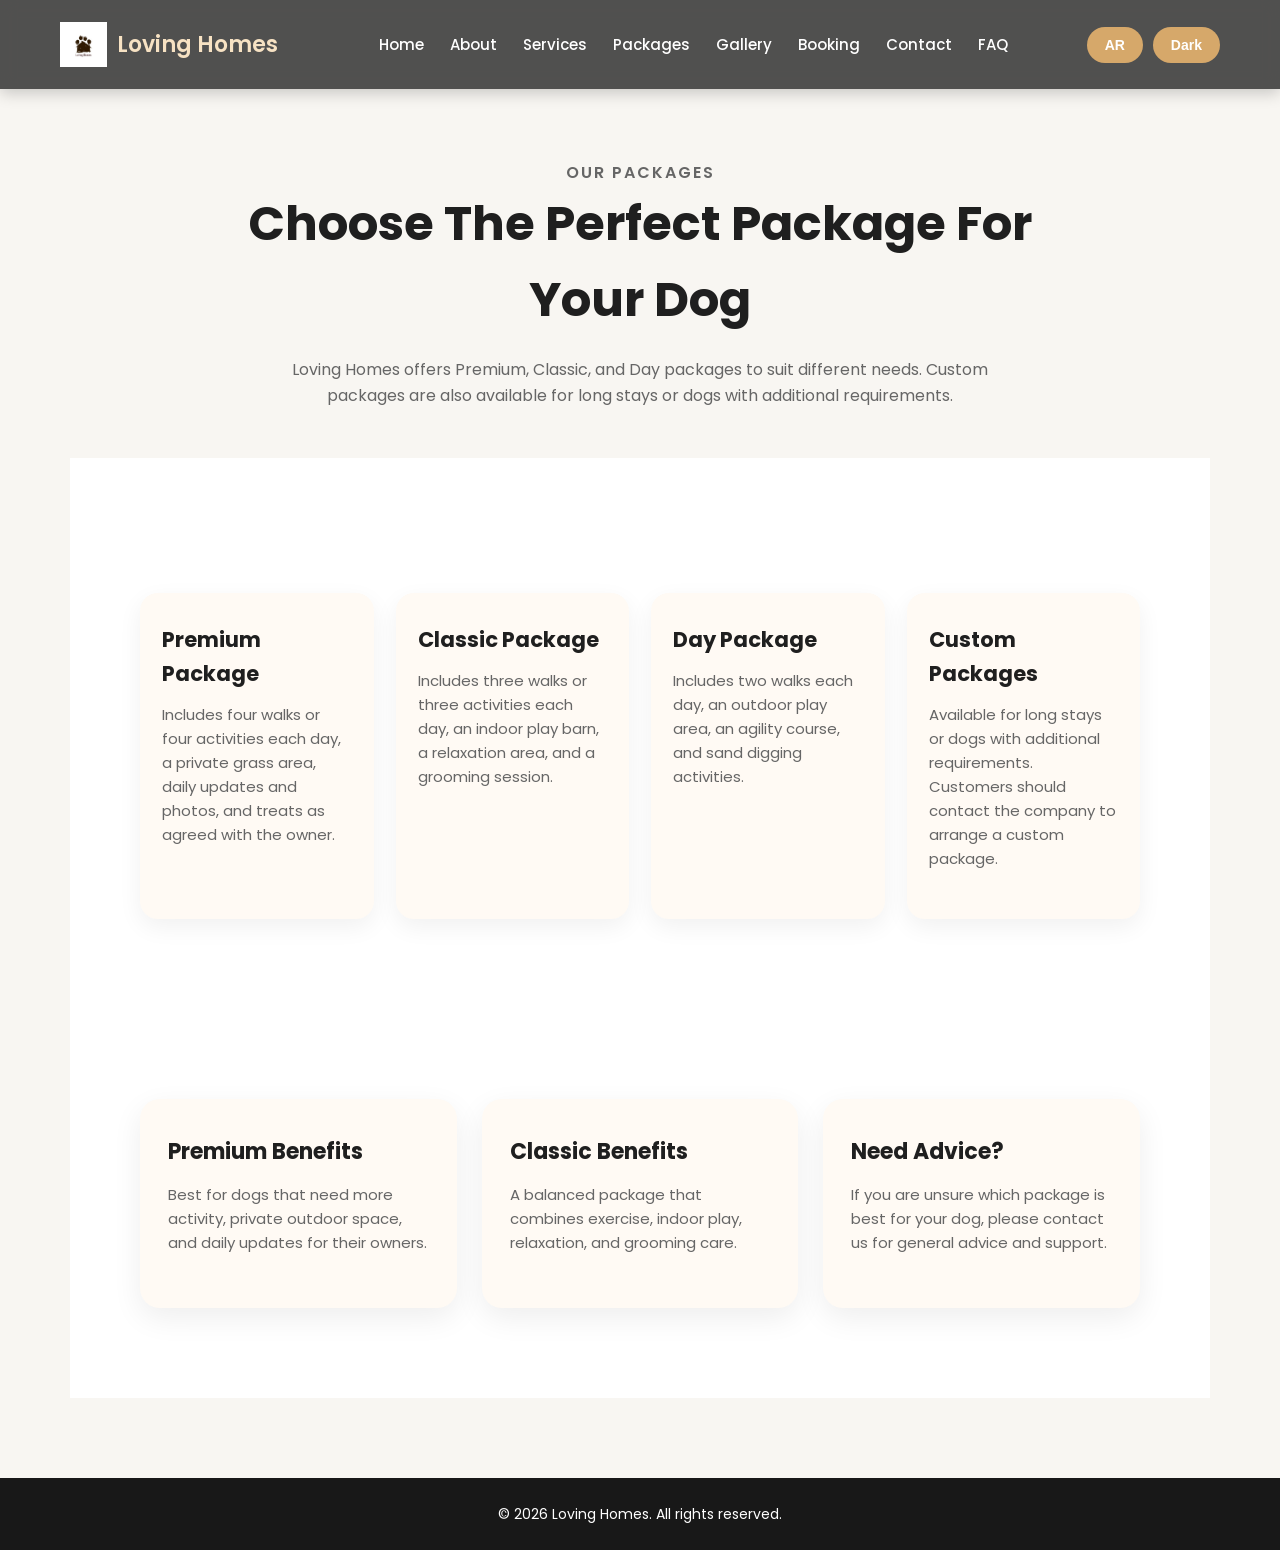
<file: packages.html>
<!DOCTYPE html>
<html lang="en">

<head>
<meta charset="UTF-8">
<meta name="viewport" content="width=device-width, initial-scale=1.0">

<title>Packages - Loving Homes</title>

<link rel="stylesheet" href="css/style.css">

<link rel="preconnect" href="https://fonts.googleapis.com">
<link rel="preconnect" href="https://fonts.gstatic.com" crossorigin>
<link href="https://fonts.googleapis.com/css2?family=Poppins:wght@300;400;500;600;700&display=swap" rel="stylesheet">
</head>

<body>

<header class="navbar">

<div class="logo">
<img src="images/logo.jpeg" alt="Loving Homes Logo">
<span>Loving Homes</span>
</div>

<nav>
<a href="index.html" data-en="Home" data-ar="الرئيسية">Home</a>
<a href="about.html" data-en="About" data-ar="من نحن">About</a>
<a href="services.html" data-en="Services" data-ar="الخدمات">Services</a>
<a href="packages.html" data-en="Packages" data-ar="الباقات">Packages</a>
<a href="gallery.html" data-en="Gallery" data-ar="المعرض">Gallery</a>
<a href="booking.html" data-en="Booking" data-ar="الحجز">Booking</a>
<a href="contact.html" data-en="Contact" data-ar="اتصل بنا">Contact</a>
<a href="faq.html" data-en="FAQ" data-ar="الأسئلة الشائعة">FAQ</a>
</nav>

<div class="controls">
<button id="language-toggle" class="lang-btn">AR</button>
<button id="theme-toggle" class="theme-btn">Dark</button>
</div>

</header>

<main>

<section class="inner-hero">

<p class="section-subtitle"
data-en="Our Packages"
data-ar="باقاتنا">
Our Packages
</p>

<h1
data-en="Choose The Perfect Package For Your Dog"
data-ar="اختر الباقة المثالية لكلبك">
Choose The Perfect Package For Your Dog
</h1>

<p
data-en="Loving Homes offers Premium, Classic, and Day packages to suit different needs. Custom packages are also available for long stays or dogs with additional requirements."
data-ar="يوفر Loving Homes الباقة المميزة والبـاقة الكلاسيكية والبـاقة اليومية لتناسب الاحتياجات المختلفة. كما تتوفر باقات مخصصة للإقامات الطويلة أو للكلاب ذات المتطلبات الإضافية.">
Loving Homes offers Premium, Classic, and Day packages
to suit different needs. Custom packages are also available
for long stays or dogs with additional requirements.
</p>

</section>


<section class="services-preview">

<div class="services-grid">

<!-- Premium -->
<div class="service-box">

<h3
data-en="Premium Package"
data-ar="الباقة المميزة">
Premium Package
</h3>

<p
data-en="Includes four walks or four activities each day, a private grass area, daily updates and photos, and treats as agreed with the owner."
data-ar="تشمل أربع مرات مشي أو أربع أنشطة يوميًا، ومساحة عشب خاصة، وتحديثات وصور يومية، ومكافآت حسب الاتفاق مع المالك.">
Includes four walks or four activities each day,
a private grass area, daily updates and photos,
and treats as agreed with the owner.
</p>

</div>

<!-- Classic -->
<div class="service-box">

<h3
data-en="Classic Package"
data-ar="الباقة الكلاسيكية">
Classic Package
</h3>

<p
data-en="Includes three walks or three activities each day, an indoor play barn, a relaxation area, and a grooming session."
data-ar="تشمل ثلاث مرات مشي أو ثلاث أنشطة يوميًا، وحظيرة لعب داخلية، ومنطقة استرخاء، وجلسة حلاقة وتنظيف.">
Includes three walks or three activities each day,
an indoor play barn, a relaxation area,
and a grooming session.
</p>

</div>

<!-- Day -->
<div class="service-box">

<h3
data-en="Day Package"
data-ar="الباقة اليومية">
Day Package
</h3>

<p
data-en="Includes two walks each day, an outdoor play area, an agility course, and sand digging activities."
data-ar="تشمل مرتين للمشي يوميًا، ومنطقة لعب خارجية، ومسار رشاقة، وأنشطة الحفر في الرمل.">
Includes two walks each day, an outdoor play area,
an agility course, and sand digging activities.
</p>

</div>

<!-- Custom -->
<div class="service-box">

<h3
data-en="Custom Packages"
data-ar="باقات مخصصة">
Custom Packages
</h3>

<p
data-en="Available for long stays or dogs with additional requirements. Customers should contact the company to arrange a custom package."
data-ar="متوفرة للإقامات الطويلة أو للكلاب ذات المتطلبات الإضافية. يجب على العملاء التواصل مع الشركة لترتيب باقة مخصصة.">
Available for long stays or dogs with additional requirements.
Customers should contact the company to arrange a custom package.
</p>

</div>

</div>

</section>


<section class="features-section">

<div class="feature-card">

<h3
data-en="Premium Benefits"
data-ar="مزايا الباقة المميزة">
Premium Benefits
</h3>

<p
data-en="Best for dogs that need more activity, private outdoor space, and daily updates for their owners."
data-ar="مناسبة للكلاب التي تحتاج إلى نشاط أكثر ومساحة خارجية خاصة وتحديثات يومية لأصحابها.">
Best for dogs that need more activity, private outdoor space,
and daily updates for their owners.
</p>

</div>

<div class="feature-card">

<h3
data-en="Classic Benefits"
data-ar="مزايا الباقة الكلاسيكية">
Classic Benefits
</h3>

<p
data-en="A balanced package that combines exercise, indoor play, relaxation, and grooming care."
data-ar="باقة متوازنة تجمع بين النشاط واللعب الداخلي والاسترخاء والعناية بالحلاقة.">
A balanced package that combines exercise, indoor play,
relaxation, and grooming care.
</p>

</div>

<div class="feature-card">

<h3
data-en="Need Advice?"
data-ar="هل تحتاج إلى مشورة؟">
Need Advice?
</h3>

<p
data-en="If you are unsure which package is best for your dog, please contact us for general advice and support."
data-ar="إذا لم تكن متأكدًا من الباقة الأنسب لكلبك، يرجى التواصل معنا للحصول على المشورة والدعم.">
If you are unsure which package is best for your dog,
please contact us for general advice and support.
</p>

</div>

</section>

</main>

<footer class="footer">

<p
data-en="© 2026 Loving Homes. All rights reserved."
data-ar="© 2026 Loving Homes. جميع الحقوق محفوظة.">
© 2026 Loving Homes. All rights reserved.
</p>

</footer>

<script src="js/script.js"></script>

</body>
</html>
</file>
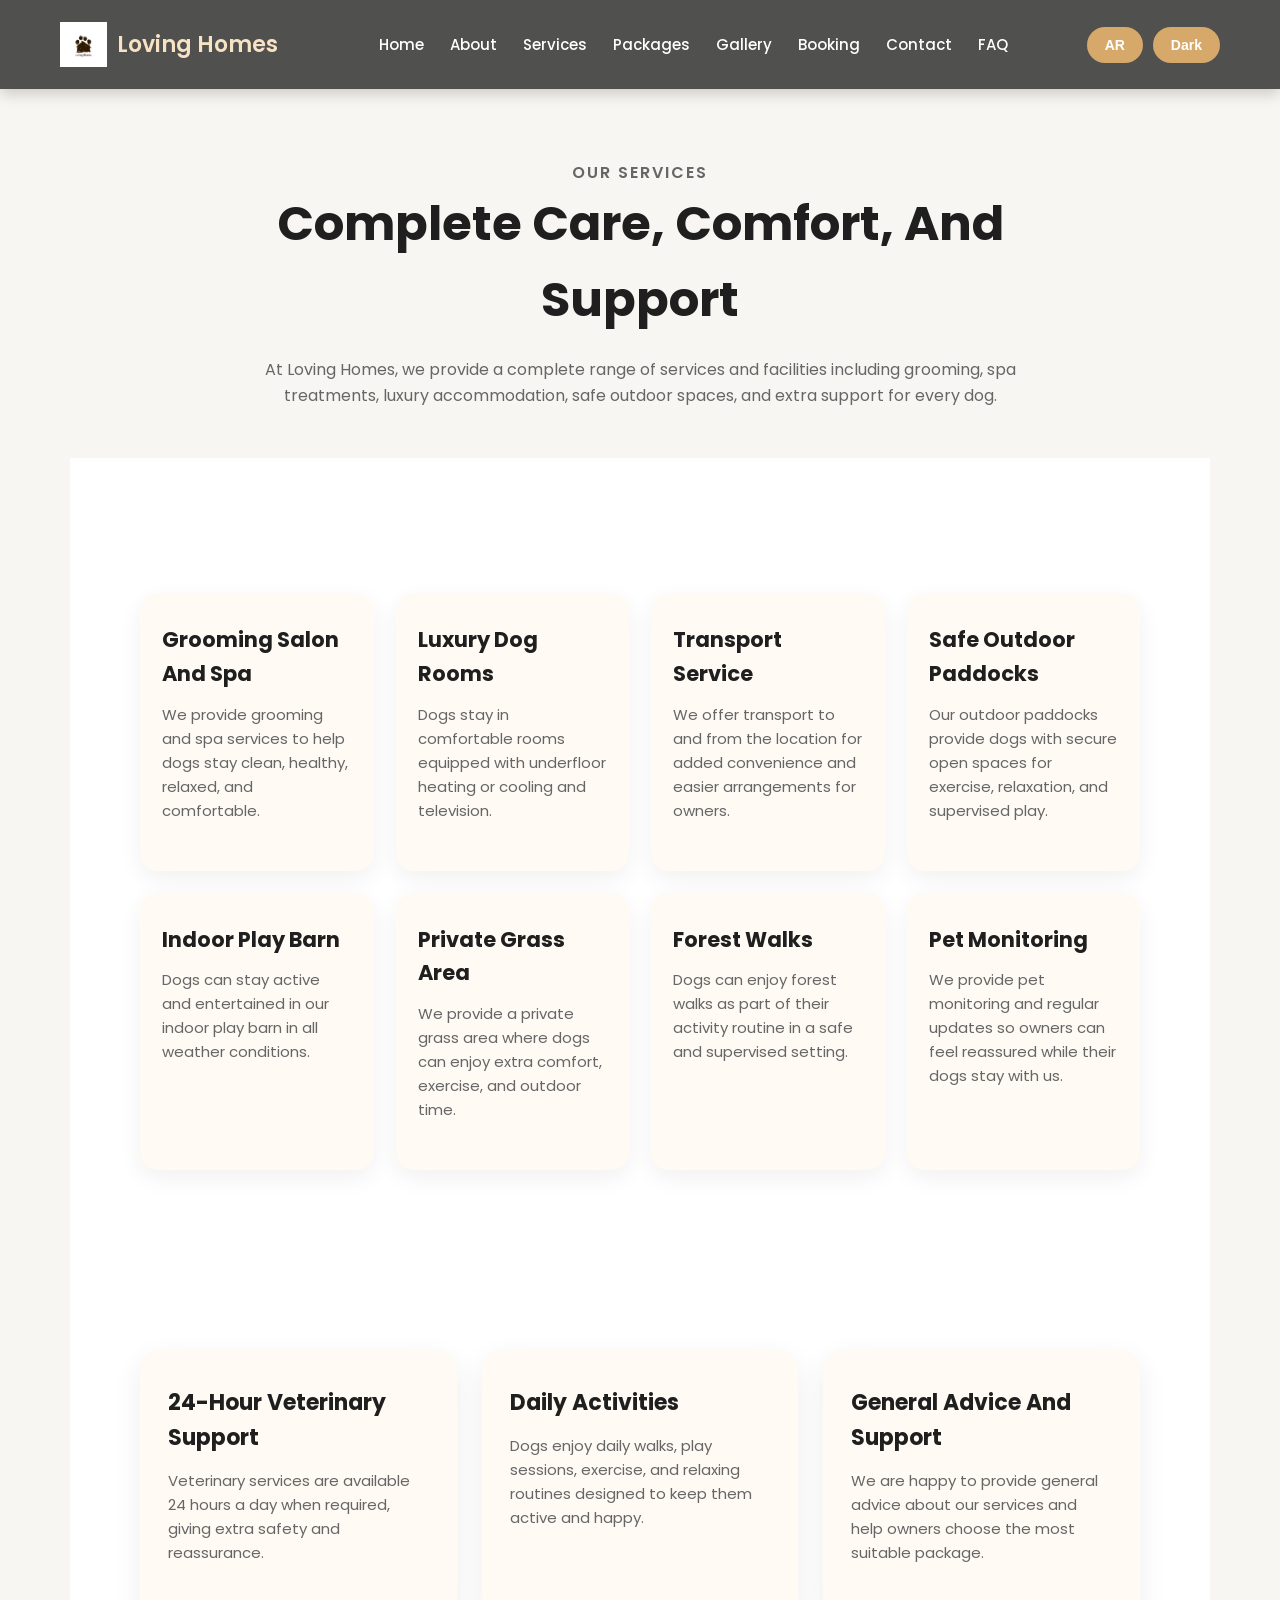
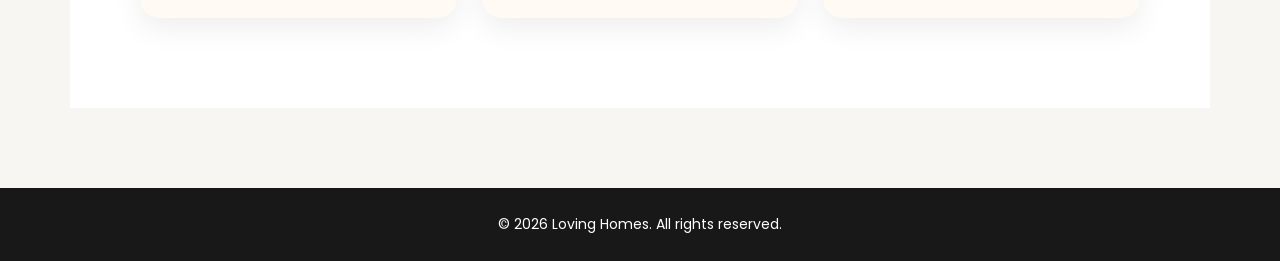
<file: services.html>
<!DOCTYPE html>
<html lang="en">

<head>

<meta charset="UTF-8">
<meta name="viewport" content="width=device-width, initial-scale=1.0">

<title>Services - Loving Homes</title>

<link rel="stylesheet" href="css/style.css">

<link rel="preconnect" href="https://fonts.googleapis.com">
<link rel="preconnect" href="https://fonts.gstatic.com" crossorigin>
<link href="https://fonts.googleapis.com/css2?family=Poppins:wght@300;400;500;600;700&display=swap" rel="stylesheet">

</head>

<body>

<header class="navbar">

<div class="logo">
<img src="images/logo.jpeg" alt="Loving Homes Logo">
<span>Loving Homes</span>
</div>

<nav>
<a href="index.html" data-en="Home" data-ar="الرئيسية">Home</a>
<a href="about.html" data-en="About" data-ar="من نحن">About</a>
<a href="services.html" data-en="Services" data-ar="الخدمات">Services</a>
<a href="packages.html" data-en="Packages" data-ar="الباقات">Packages</a>
<a href="gallery.html" data-en="Gallery" data-ar="المعرض">Gallery</a>
<a href="booking.html" data-en="Booking" data-ar="الحجز">Booking</a>
<a href="contact.html" data-en="Contact" data-ar="اتصل بنا">Contact</a>
<a href="faq.html" data-en="FAQ" data-ar="الأسئلة الشائعة">FAQ</a>
</nav>

<div class="controls">
<button id="language-toggle" class="lang-btn">AR</button>
<button id="theme-toggle" class="theme-btn">Dark</button>
</div>

</header>

<main>

<section class="inner-hero">

<p class="section-subtitle"
data-en="Our Services"
data-ar="خدماتنا">
Our Services
</p>

<h1
data-en="Complete Care, Comfort, And Support"
data-ar="رعاية وراحة ودعم متكامل">
Complete Care, Comfort, And Support
</h1>

<p
data-en="At Loving Homes, we provide a complete range of services and facilities including grooming, spa treatments, luxury accommodation, safe outdoor spaces, and extra support for every dog."
data-ar="في Loving Homes نقدم مجموعة متكاملة من الخدمات والمرافق تشمل الحلاقة والسبا والإقامة الفاخرة والمساحات الخارجية الآمنة والدعم الإضافي لكل كلب.">
At Loving Homes, we provide a complete range of services and facilities
including grooming, spa treatments, luxury accommodation,
safe outdoor spaces, and extra support for every dog.
</p>

</section>

<section class="services-preview">

<div class="services-grid">

<div class="service-box">
<h3 data-en="Grooming Salon And Spa" data-ar="صالون حلاقة وسبا">
Grooming Salon And Spa
</h3>
<p data-en="We provide grooming and spa services to help dogs stay clean, healthy, relaxed, and comfortable."
data-ar="نقدم خدمات الحلاقة والسبا لمساعدة الكلاب على البقاء نظيفة وصحية ومسترخية ومريحة.">
We provide grooming and spa services to help dogs stay clean,
healthy, relaxed, and comfortable.
</p>
</div>

<div class="service-box">
<h3 data-en="Luxury Dog Rooms" data-ar="غرف فاخرة للكلاب">
Luxury Dog Rooms
</h3>
<p data-en="Dogs stay in comfortable rooms equipped with underfloor heating or cooling and television."
data-ar="تقيم الكلاب في غرف مريحة مزودة بتدفئة أو تبريد أرضي وتلفزيون.">
Dogs stay in comfortable rooms equipped with
underfloor heating or cooling and television.
</p>
</div>

<div class="service-box">
<h3 data-en="Transport Service" data-ar="خدمة التوصيل">
Transport Service
</h3>
<p data-en="We offer transport to and from the location for added convenience and easier arrangements for owners."
data-ar="نوفر خدمة التوصيل من وإلى المكان لمزيد من الراحة وسهولة الترتيب لأصحاب الكلاب.">
We offer transport to and from the location for added convenience
and easier arrangements for owners.
</p>
</div>

<div class="service-box">
<h3 data-en="Safe Outdoor Paddocks" data-ar="مراعي خارجية آمنة">
Safe Outdoor Paddocks
</h3>
<p data-en="Our outdoor paddocks provide dogs with secure open spaces for exercise, relaxation, and supervised play."
data-ar="توفر المراعي الخارجية مساحات آمنة ومفتوحة للتمرين والاسترخاء واللعب تحت الإشراف.">
Our outdoor paddocks provide dogs with secure open spaces
for exercise, relaxation, and supervised play.
</p>
</div>

<div class="service-box">
<h3 data-en="Indoor Play Barn" data-ar="حظيرة لعب داخلية">
Indoor Play Barn
</h3>
<p data-en="Dogs can stay active and entertained in our indoor play barn in all weather conditions."
data-ar="يمكن للكلاب البقاء نشيطة ومستمتعة في حظيرة اللعب الداخلية في جميع الظروف الجوية.">
Dogs can stay active and entertained in our indoor play barn
in all weather conditions.
</p>
</div>

<div class="service-box">
<h3 data-en="Private Grass Area" data-ar="مساحة عشب خاصة">
Private Grass Area
</h3>
<p data-en="We provide a private grass area where dogs can enjoy extra comfort, exercise, and outdoor time."
data-ar="نوفر مساحة عشب خاصة حيث يمكن للكلاب الاستمتاع براحة إضافية وتمرين ووقت خارجي.">
We provide a private grass area where dogs can enjoy extra comfort,
exercise, and outdoor time.
</p>
</div>

<div class="service-box">
<h3 data-en="Forest Walks" data-ar="تمشية في الغابات">
Forest Walks
</h3>
<p data-en="Dogs can enjoy forest walks as part of their activity routine in a safe and supervised setting."
data-ar="يمكن للكلاب الاستمتاع بتمشية في الغابات كجزء من روتينها اليومي في بيئة آمنة وتحت الإشراف.">
Dogs can enjoy forest walks as part of their activity routine
in a safe and supervised setting.
</p>
</div>

<div class="service-box">
<h3 data-en="Pet Monitoring" data-ar="مراقبة الحيوانات الأليفة">
Pet Monitoring
</h3>
<p data-en="We provide pet monitoring and regular updates so owners can feel reassured while their dogs stay with us."
data-ar="نوفر مراقبة للحيوانات الأليفة وتحديثات منتظمة حتى يشعر أصحاب الكلاب بالاطمئنان أثناء الإقامة.">
We provide pet monitoring and regular updates so owners
can feel reassured while their dogs stay with us.
</p>
</div>

</div>

</section>

<section class="features-section">

<div class="feature-card">
<h3 data-en="24-Hour Veterinary Support" data-ar="دعم بيطري على مدار 24 ساعة">
24-Hour Veterinary Support
</h3>
<p data-en="Veterinary services are available 24 hours a day when required, giving extra safety and reassurance."
data-ar="تتوفر الخدمات البيطرية على مدار 24 ساعة عند الحاجة، مما يوفر أمانًا واطمئنانًا إضافيًا.">
Veterinary services are available 24 hours a day when required,
giving extra safety and reassurance.
</p>
</div>

<div class="feature-card">
<h3 data-en="Daily Activities" data-ar="أنشطة يومية">
Daily Activities
</h3>
<p data-en="Dogs enjoy daily walks, play sessions, exercise, and relaxing routines designed to keep them active and happy."
data-ar="تستمتع الكلاب بالمشي اليومي وجلسات اللعب والتمارين والروتين المريح المصمم لإبقائها نشيطة وسعيدة.">
Dogs enjoy daily walks, play sessions, exercise,
and relaxing routines designed to keep them active and happy.
</p>
</div>

<div class="feature-card">
<h3 data-en="General Advice And Support" data-ar="مشورة ودعم عام">
General Advice And Support
</h3>
<p data-en="We are happy to provide general advice about our services and help owners choose the most suitable package."
data-ar="يسعدنا تقديم المشورة العامة حول خدماتنا ومساعدة أصحاب الكلاب في اختيار الباقة الأنسب.">
We are happy to provide general advice about our services
and help owners choose the most suitable package.
</p>
</div>

</section>

</main>

<footer class="footer">

<p
data-en="© 2026 Loving Homes. All rights reserved."
data-ar="© 2026 Loving Homes. جميع الحقوق محفوظة.">
© 2026 Loving Homes. All rights reserved.
</p>

</footer>

<script src="js/script.js"></script>

</body>
</html>
</file>
<file: css/style.css>
/* إعادة ضبط القيم الأساسية */
* {
    margin: 0;
    padding: 0;
    box-sizing: border-box;
}

/* تنسيق الصفحة العامة */
body {
    font-family: 'Poppins', sans-serif;
    background-color: #f8f6f2;
    color: #2f2f2f;
    line-height: 1.6;
}

/* تنسيق الروابط */
a {
    text-decoration: none;
}

/* شريط التنقل */
.navbar {
    position: fixed;
    top: 0;
    left: 0;
    width: 100%;
    display: flex;
    justify-content: space-between;
    align-items: center;
    padding: 22px 60px;
    background: rgba(24, 24, 24, 0.75);
    backdrop-filter: blur(8px);
    z-index: 1000;
    box-shadow: 0 4px 15px rgba(0, 0, 0, 0.2);
}

/* تنسيق اللوجو مع النص */
.logo {
    display: flex;
    align-items: center;
    gap: 10px;
}

/* صورة اللوجو */
.logo img {
    height: 45px;
}

/* اسم الموقع */
.logo span {
    color: #f7e2c3;
    font-size: 22px;
    font-weight: 600;
}

/* روابط الناف بار */
.navbar nav a {
    color: white;
    margin-left: 22px;
    font-size: 15px;
    font-weight: 500;
    transition: 0.3s;
}

.navbar nav a:hover {
    color: #f2c98a;
}

/* قسم البداية */
.hero {
    min-height: 100vh;
    background-image: url("../images/dog-hero.jpeg");
    background-size: cover;
    background-position: center;
    background-repeat: no-repeat;
}

/* طبقة فوق صورة الخلفية */
.hero-overlay {
    min-height: 100vh;
    background: linear-gradient(to right, rgba(20, 20, 20, 0.72), rgba(20, 20, 20, 0.35));
    display: flex;
    align-items: center;
    padding: 120px 80px 60px;
}

/* ترتيب النص والصورة في الهيرو */
.hero-container {
    display: flex;
    align-items: center;
    justify-content: space-between;
    gap: 40px;
    width: 100%;
}

/* النص داخل الهيرو */
.hero-text {
    max-width: 600px;
    color: white;
}

/* صورة الهيرو */
.hero-image img {
    width: 420px;
    border-radius: 20px;
    box-shadow: 0 20px 40px rgba(0, 0, 0, 0.25);
}

/* النص الصغير فوق العنوان */
.small-text {
    font-size: 14px;
    text-transform: uppercase;
    letter-spacing: 2px;
    color: #f2c98a;
    margin-bottom: 18px;
}

/* عنوان الهيرو */
.hero-text h1 {
    font-size: 62px;
    line-height: 1.15;
    margin-bottom: 20px;
    font-weight: 700;
    color: white;
}

/* وصف الهيرو */
.hero-description {
    font-size: 17px;
    max-width: 580px;
    margin-bottom: 30px;
    color: #f2f2f2;
}

/* الأزرار */
.hero-buttons {
    display: flex;
    gap: 15px;
    flex-wrap: wrap;
}

.btn {
    display: inline-block;
    padding: 14px 30px;
    border-radius: 30px;
    font-size: 15px;
    font-weight: 600;
    transition: 0.3s;
}

.primary-btn {
    background-color: #d6a86a;
    color: white;
}

.primary-btn:hover {
    background-color: #bf9154;
}

.secondary-btn {
    border: 2px solid white;
    color: white;
}

.secondary-btn:hover {
    background-color: white;
    color: #1f1f1f;
}

/* تنسيق الأقسام العامة */
section {
    padding: 90px 70px;
}

/* عنوان الأقسام */
.section-heading {
    max-width: 760px;
    margin: 0 auto;
    text-align: center;
}

.section-subtitle {
    color: #b6874d;
    font-size: 14px;
    text-transform: uppercase;
    letter-spacing: 2px;
    margin-bottom: 12px;
    font-weight: 600;
}

.section-heading h2,
.about-text h2,
.cta-content h2 {
    font-size: 40px;
    margin-bottom: 18px;
    color: #1f1f1f;
}

.section-heading p,
.about-text p,
.cta-content p {
    font-size: 16px;
    color: #666;
}

/* قسم المميزات */
.features-section {
    display: grid;
    grid-template-columns: repeat(3, 1fr);
    gap: 25px;
    background-color: #ffffff;
}

.feature-card {
    background-color: #fffaf4;
    padding: 35px 28px;
    border-radius: 20px;
    box-shadow: 0 10px 30px rgba(0, 0, 0, 0.07);
    transition: 0.3s;
}

.feature-card:hover {
    transform: translateY(-6px);
}

.feature-card h3 {
    margin-bottom: 14px;
    font-size: 22px;
    color: #1f1f1f;
}

.feature-card p {
    color: #666;
    font-size: 15px;
}

/* قسم نبذة عنا */
.about-preview {
    display: grid;
    grid-template-columns: 1.1fr 1fr;
    gap: 40px;
    align-items: center;
    background-color: #f3eee7;
}

.about-text .btn {
    margin-top: 24px;
}

.about-image img {
    width: 100%;
    height: 450px;
    object-fit: cover;
    border-radius: 24px;
    box-shadow: 0 12px 35px rgba(0, 0, 0, 0.12);
}

/* قسم الخدمات */
.services-preview {
    background-color: #ffffff;
}

.services-grid {
    display: grid;
    grid-template-columns: repeat(4, 1fr);
    gap: 22px;
    margin-top: 45px;
}

.service-box {
    background-color: #fffaf4;
    border-radius: 18px;
    padding: 30px 22px;
    box-shadow: 0 8px 25px rgba(0, 0, 0, 0.06);
    transition: 0.3s;
}

.service-box:hover {
    transform: translateY(-5px);
}

.service-box h3 {
    margin-bottom: 12px;
    font-size: 21px;
    color: #1f1f1f;
}

.service-box p {
    color: #666;
    font-size: 15px;
}

/* قسم الحجز */
.cta-section {
    background: linear-gradient(rgba(24, 24, 24, 0.7), rgba(24, 24, 24, 0.7)),
    url("../images/dog2.jpeg");
    background-size: cover;
    background-position: center;
    color: white;
    text-align: center;
}

.cta-content {
    max-width: 700px;
    margin: 0 auto;
}

.cta-content h2 {
    color: white;
}

.cta-content p {
    color: #eeeeee;
    margin-bottom: 25px;
}

/* التذييل */
.footer {
    background-color: #181818;
    color: white;
    text-align: center;
    padding: 25px;
    font-size: 14px;
}

/* تنسيق صفحات الداخل */
main {
    padding: 140px 70px 80px;
}

main h1 {
    font-size: 42px;
    margin-bottom: 18px;
    color: #1f1f1f;
}

main p {
    font-size: 16px;
    color: #666;
    margin-bottom: 18px;
}

/* قسم بداية الصفحات الداخلية */
.inner-hero {
    text-align: center;
    max-width: 850px;
    margin: 0 auto 40px;
    padding: 20px 0 10px;
}

.inner-hero h1 {
    font-size: 48px;
    margin-bottom: 18px;
    color: #1f1f1f;
}

.inner-hero p {
    font-size: 16px;
    color: #666;
    max-width: 760px;
    margin: 0 auto;
}

/* الكروت المشتركة */
.card {
    background-color: #fffaf4;
    border-radius: 18px;
    padding: 30px;
    box-shadow: 0 8px 25px rgba(0, 0, 0, 0.06);
    margin-bottom: 20px;
}

.card h3 {
    margin-bottom: 12px;
    color: #1f1f1f;
}

/* جاليري */
.gallery {
    display: grid;
    grid-template-columns: repeat(2, 1fr);
    gap: 20px;
    margin-top: 30px;
}

.gallery img {
    width: 100%;
    height: 320px;
    object-fit: cover;
    border-radius: 18px;
    box-shadow: 0 8px 20px rgba(0, 0, 0, 0.08);
    transition: 0.3s;
}

.gallery img:hover {
    transform: scale(1.05);
    box-shadow: 0 12px 30px rgba(0, 0, 0, 0.15);
}

/* قسم الفيديو */
.video-section {
    background-color: #f3eee7;
}

.video-box {
    max-width: 900px;
    margin: 40px auto 0;
}

.video-box video {
    width: 100%;
    border-radius: 20px;
    box-shadow: 0 10px 30px rgba(0, 0, 0, 0.12);
}

/* الفورم */
form {
    max-width: 700px;
    background-color: #fffaf4;
    padding: 35px;
    border-radius: 20px;
    box-shadow: 0 10px 25px rgba(0, 0, 0, 0.06);
    margin-top: 25px;
}

label {
    font-weight: 600;
    color: #333;
}

input,
select,
textarea {
    width: 100%;
    padding: 14px;
    margin-top: 8px;
    margin-bottom: 20px;
    border: 1px solid #d9d0c3;
    border-radius: 12px;
    font-family: 'Poppins', sans-serif;
    font-size: 14px;
}

textarea {
    min-height: 130px;
    resize: vertical;
}

button {
    background-color: #d6a86a;
    color: white;
    border: none;
    padding: 14px 26px;
    border-radius: 30px;
    font-size: 15px;
    font-weight: 600;
    cursor: pointer;
    transition: 0.3s;
}

button:hover {
    background-color: #bf9154;
}

/* قسم التواصل */
.contact-section {
    display: grid;
    grid-template-columns: 1fr 1.3fr;
    gap: 30px;
    align-items: start;
}

.contact-info {
    background-color: #fffaf4;
    padding: 35px;
    border-radius: 20px;
    box-shadow: 0 8px 25px rgba(0, 0, 0, 0.06);
}

.contact-info h2 {
    margin-bottom: 18px;
    color: #1f1f1f;
}

.contact-info p {
    margin-bottom: 14px;
    color: #666;
}

.contact-form-box {
    background-color: #fffaf4;
    padding: 35px;
    border-radius: 20px;
    box-shadow: 0 8px 25px rgba(0, 0, 0, 0.06);
}

.contact-form-box h2 {
    margin-bottom: 20px;
    color: #1f1f1f;
}

/* قسم الأسئلة الشائعة */
.faq-section {
    max-width: 900px;
    margin: 0 auto;
}

.faq-item {
    background-color: #fffaf4;
    padding: 25px 30px;
    border-radius: 18px;
    margin-bottom: 20px;
    box-shadow: 0 8px 25px rgba(0, 0, 0, 0.06);
}

.faq-item h3 {
    margin-bottom: 10px;
    color: #1f1f1f;
}

.faq-item p {
    color: #666;
    display: none;
}

/* ريسبونسف للشاشات المتوسطة */
@media (max-width: 992px) {
    .features-section,
    .services-grid,
    .about-preview,
    .gallery {
        grid-template-columns: 1fr 1fr;
    }

    .hero-text h1 {
        font-size: 48px;
    }

    .hero-container {
        flex-direction: column;
        text-align: center;
    }

    .hero-image img {
        width: 350px;
    }

    .navbar {
        padding: 18px 30px;
        flex-direction: column;
        gap: 15px;
    }

    .navbar nav {
        text-align: center;
    }

    .contact-section {
        grid-template-columns: 1fr;
    }
}

/* ريسبونسف للموبايل */
@media (max-width: 768px) {
    section,
    main {
        padding-left: 25px;
        padding-right: 25px;
    }

    .features-section,
    .services-grid,
    .about-preview,
    .gallery {
        grid-template-columns: 1fr;
    }

    .hero-overlay {
        padding: 140px 25px 60px;
    }

    .hero-container {
        flex-direction: column;
        text-align: center;
    }

    .hero-image img {
        width: 260px;
    }

    .hero-text h1 {
        font-size: 36px;
    }

    .section-heading h2,
    .about-text h2,
    .cta-content h2,
    main h1,
    .inner-hero h1 {
        font-size: 30px;
    }

    .about-image img {
        height: 300px;
    }

    .navbar nav a {
        display: inline-block;
        margin: 8px 10px;
    }

    .contact-section {
        grid-template-columns: 1fr;
    }
}
/* أزرار اللغة والوضع الليلي */
.controls {
    display: flex;
    align-items: center;
    gap: 10px;
}

.lang-btn,
.theme-btn {
    background-color: #d6a86a;
    color: white;
    border: none;
    padding: 10px 18px;
    border-radius: 25px;
    font-size: 14px;
    font-weight: 600;
    cursor: pointer;
    transition: 0.3s;
}

.lang-btn:hover,
.theme-btn:hover {
    background-color: #bf9154;
}

/* دعم اتجاه اللغة العربية */
html[dir="rtl"] body {
    text-align: right;
}

html[dir="rtl"] .navbar {
    direction: rtl;
}

html[dir="rtl"] .navbar nav a {
    margin-left: 0;
    margin-right: 22px;
}

html[dir="rtl"] .hero-container,
html[dir="rtl"] .about-preview,
html[dir="rtl"] .contact-section {
    direction: rtl;
}

html[dir="rtl"] .hero-buttons,
html[dir="rtl"] .controls,
html[dir="rtl"] .logo {
    flex-direction: row-reverse;
}

html[dir="rtl"] input,
html[dir="rtl"] textarea,
html[dir="rtl"] select {
    text-align: right;
}

/* الوضع الليلي */
body.dark-mode {
    background-color: #121212;
    color: #f2f2f2;
}

body.dark-mode .navbar {
    background: rgba(10, 10, 10, 0.9);
}

body.dark-mode .logo span,
body.dark-mode .navbar nav a {
    color: #f5e4c8;
}

body.dark-mode .navbar nav a:hover {
    color: #d6a86a;
}

body.dark-mode .features-section,
body.dark-mode .services-preview {
    background-color: #181818;
}

body.dark-mode .about-preview,
body.dark-mode .video-section {
    background-color: #1f1f1f;
}

body.dark-mode .feature-card,
body.dark-mode .service-box,
body.dark-mode .card,
body.dark-mode form,
body.dark-mode .contact-info,
body.dark-mode .contact-form-box,
body.dark-mode .faq-item {
    background-color: #242424;
    color: #f2f2f2;
    box-shadow: 0 8px 25px rgba(0, 0, 0, 0.25);
}

body.dark-mode .feature-card h3,
body.dark-mode .service-box h3,
body.dark-mode .card h3,
body.dark-mode .contact-info h2,
body.dark-mode .contact-form-box h2,
body.dark-mode .faq-item h3,
body.dark-mode .section-heading h2,
body.dark-mode .about-text h2,
body.dark-mode .cta-content h2,
body.dark-mode main h1,
body.dark-mode .inner-hero h1 {
    color: #ffffff;
}

body.dark-mode .section-heading p,
body.dark-mode .about-text p,
body.dark-mode .cta-content p,
body.dark-mode main p,
body.dark-mode .inner-hero p,
body.dark-mode .feature-card p,
body.dark-mode .service-box p,
body.dark-mode .contact-info p,
body.dark-mode .faq-item p,
body.dark-mode label {
    color: #d0d0d0;
}

body.dark-mode input,
body.dark-mode select,
body.dark-mode textarea {
    background-color: #1a1a1a;
    color: #ffffff;
    border: 1px solid #444;
}

body.dark-mode .footer {
    background-color: #0d0d0d;
    color: #f2f2f2;
}

/* ريسبونسف لأزرار التحكم */
@media (max-width: 992px) {
    .controls {
        justify-content: center;
        flex-wrap: wrap;
    }
}
</file>
